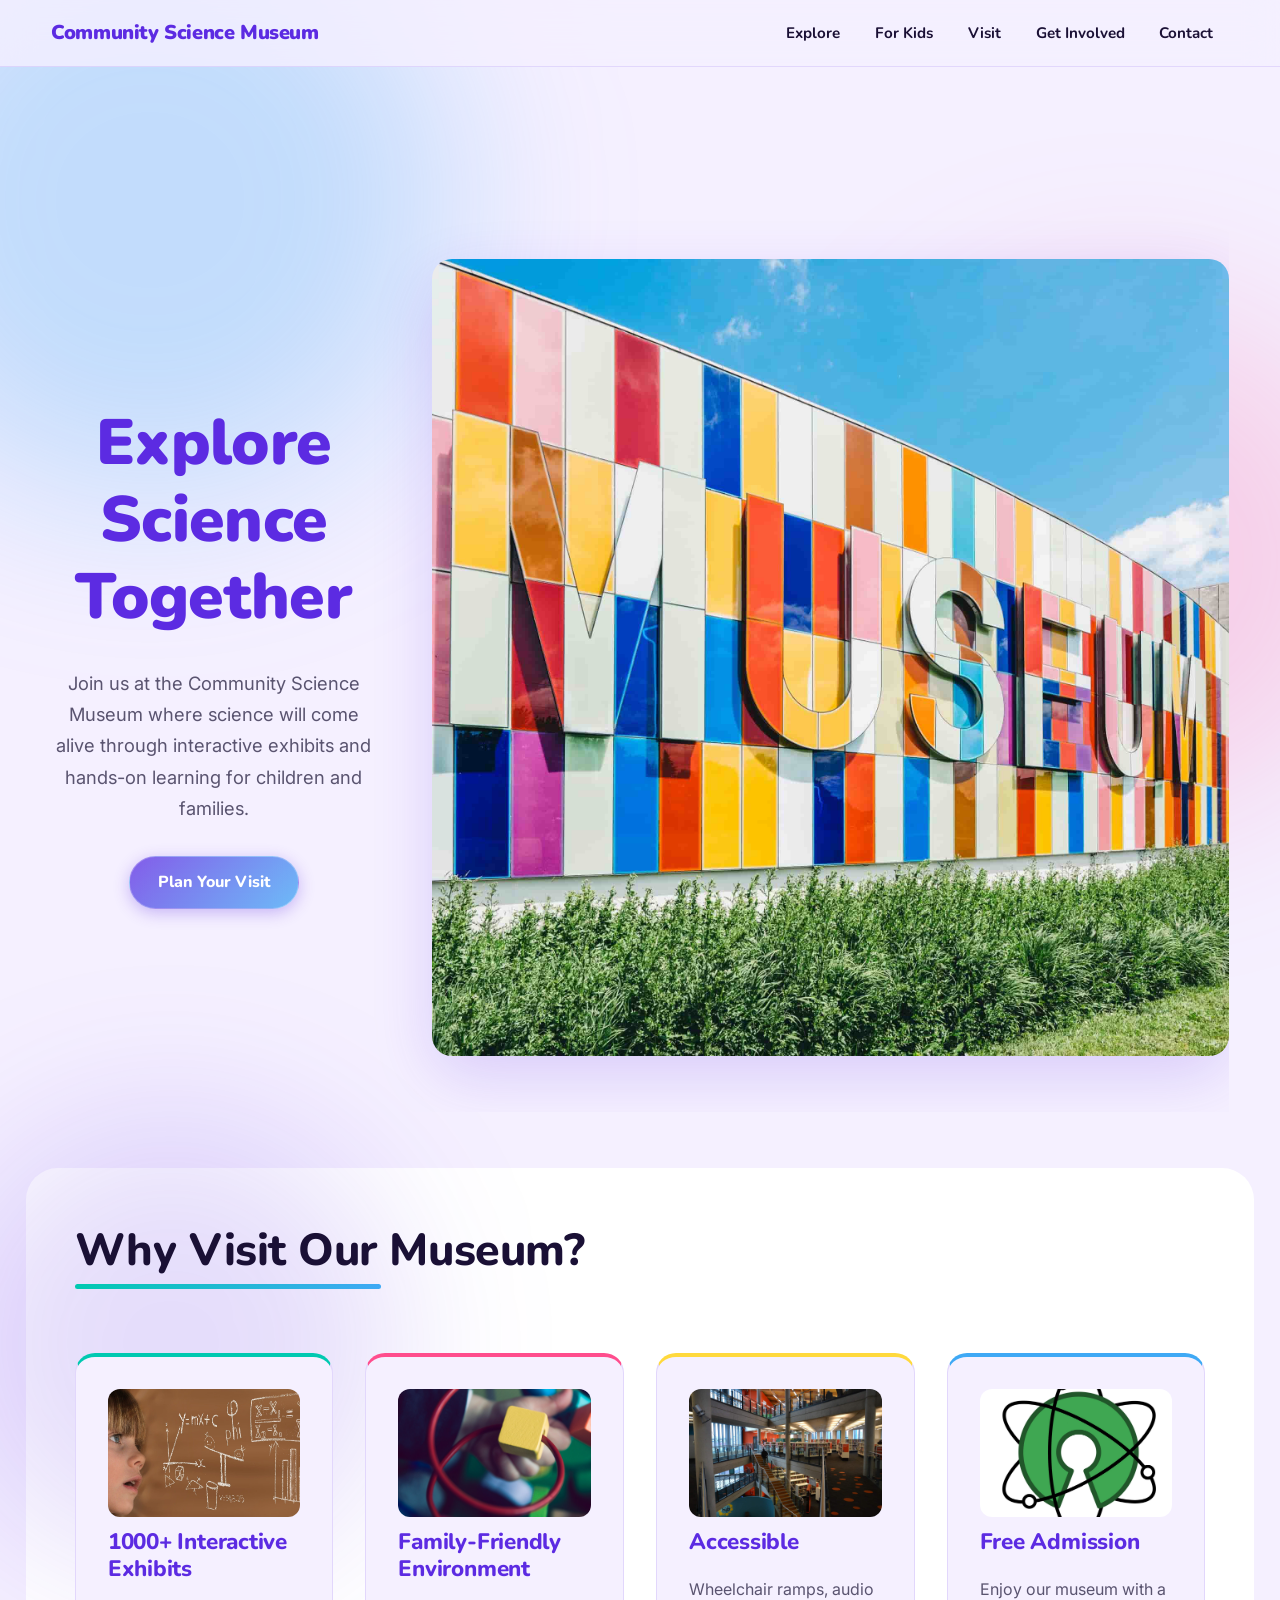
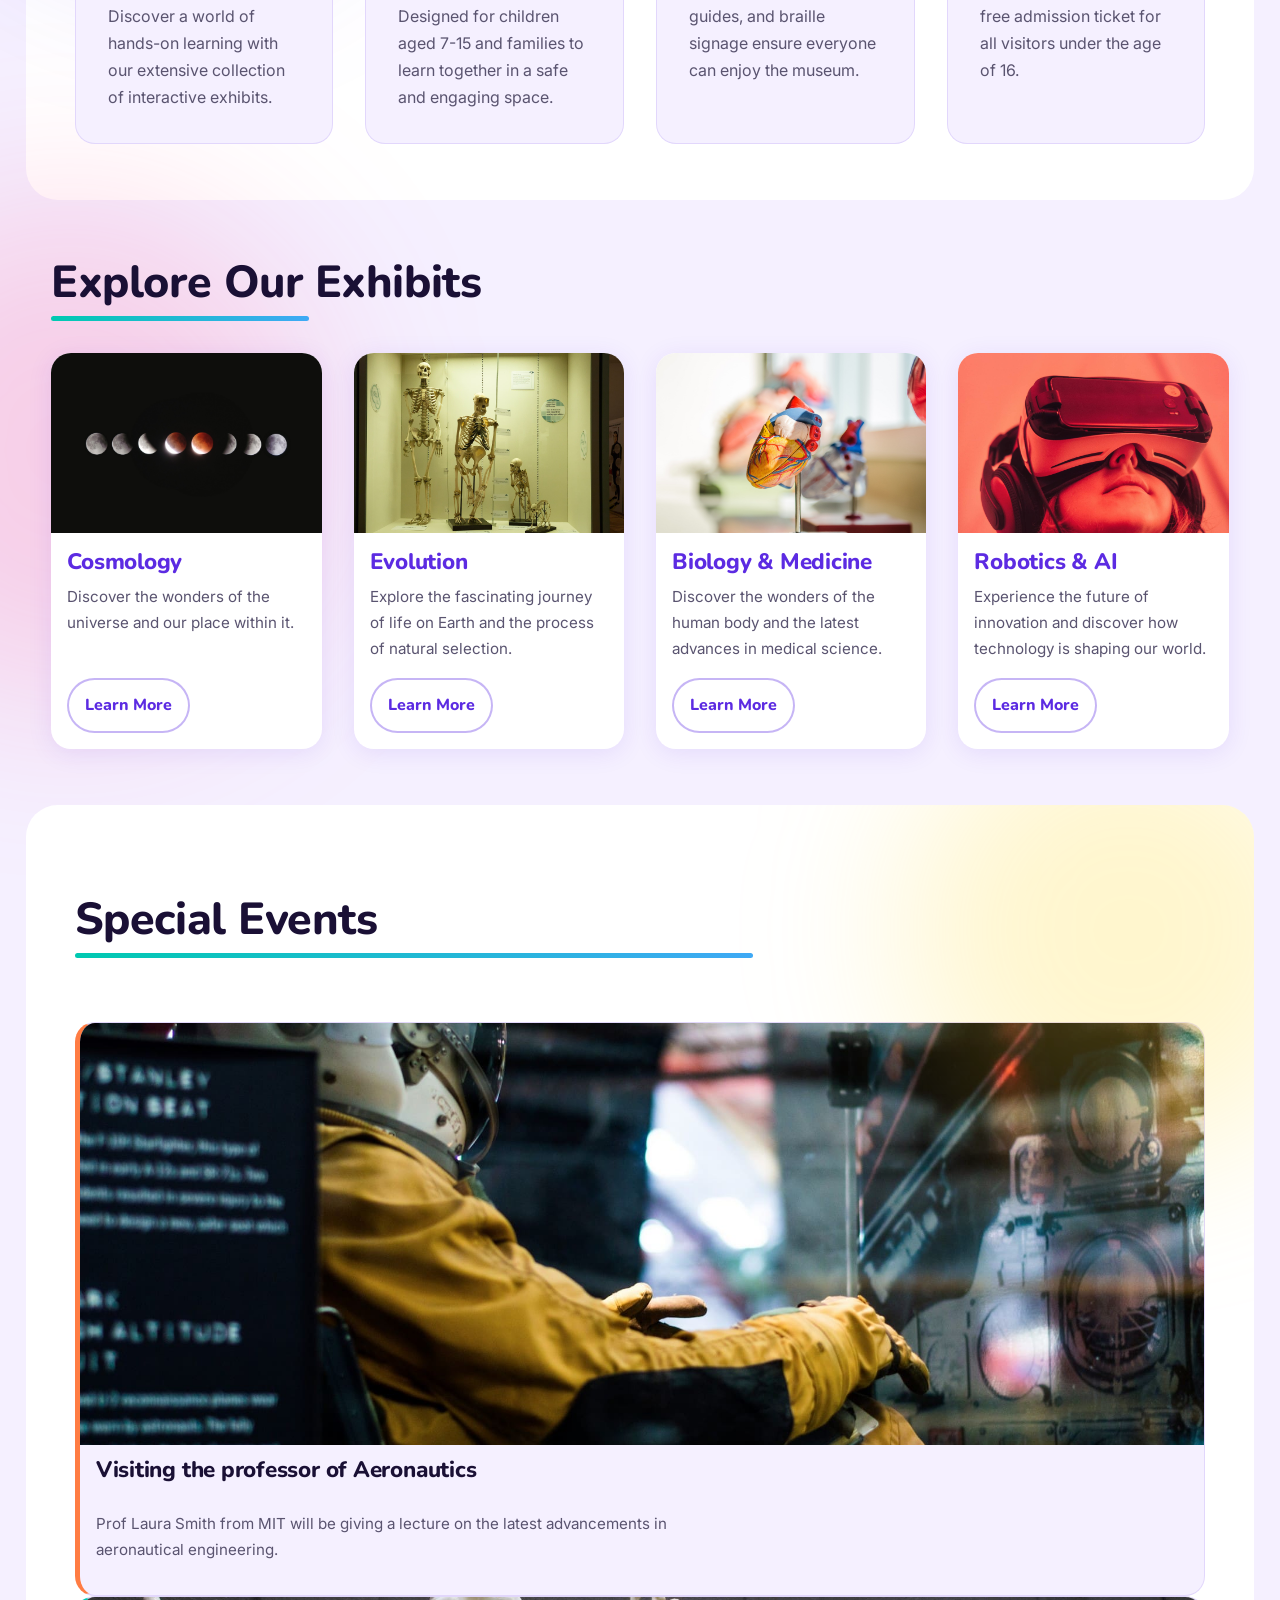
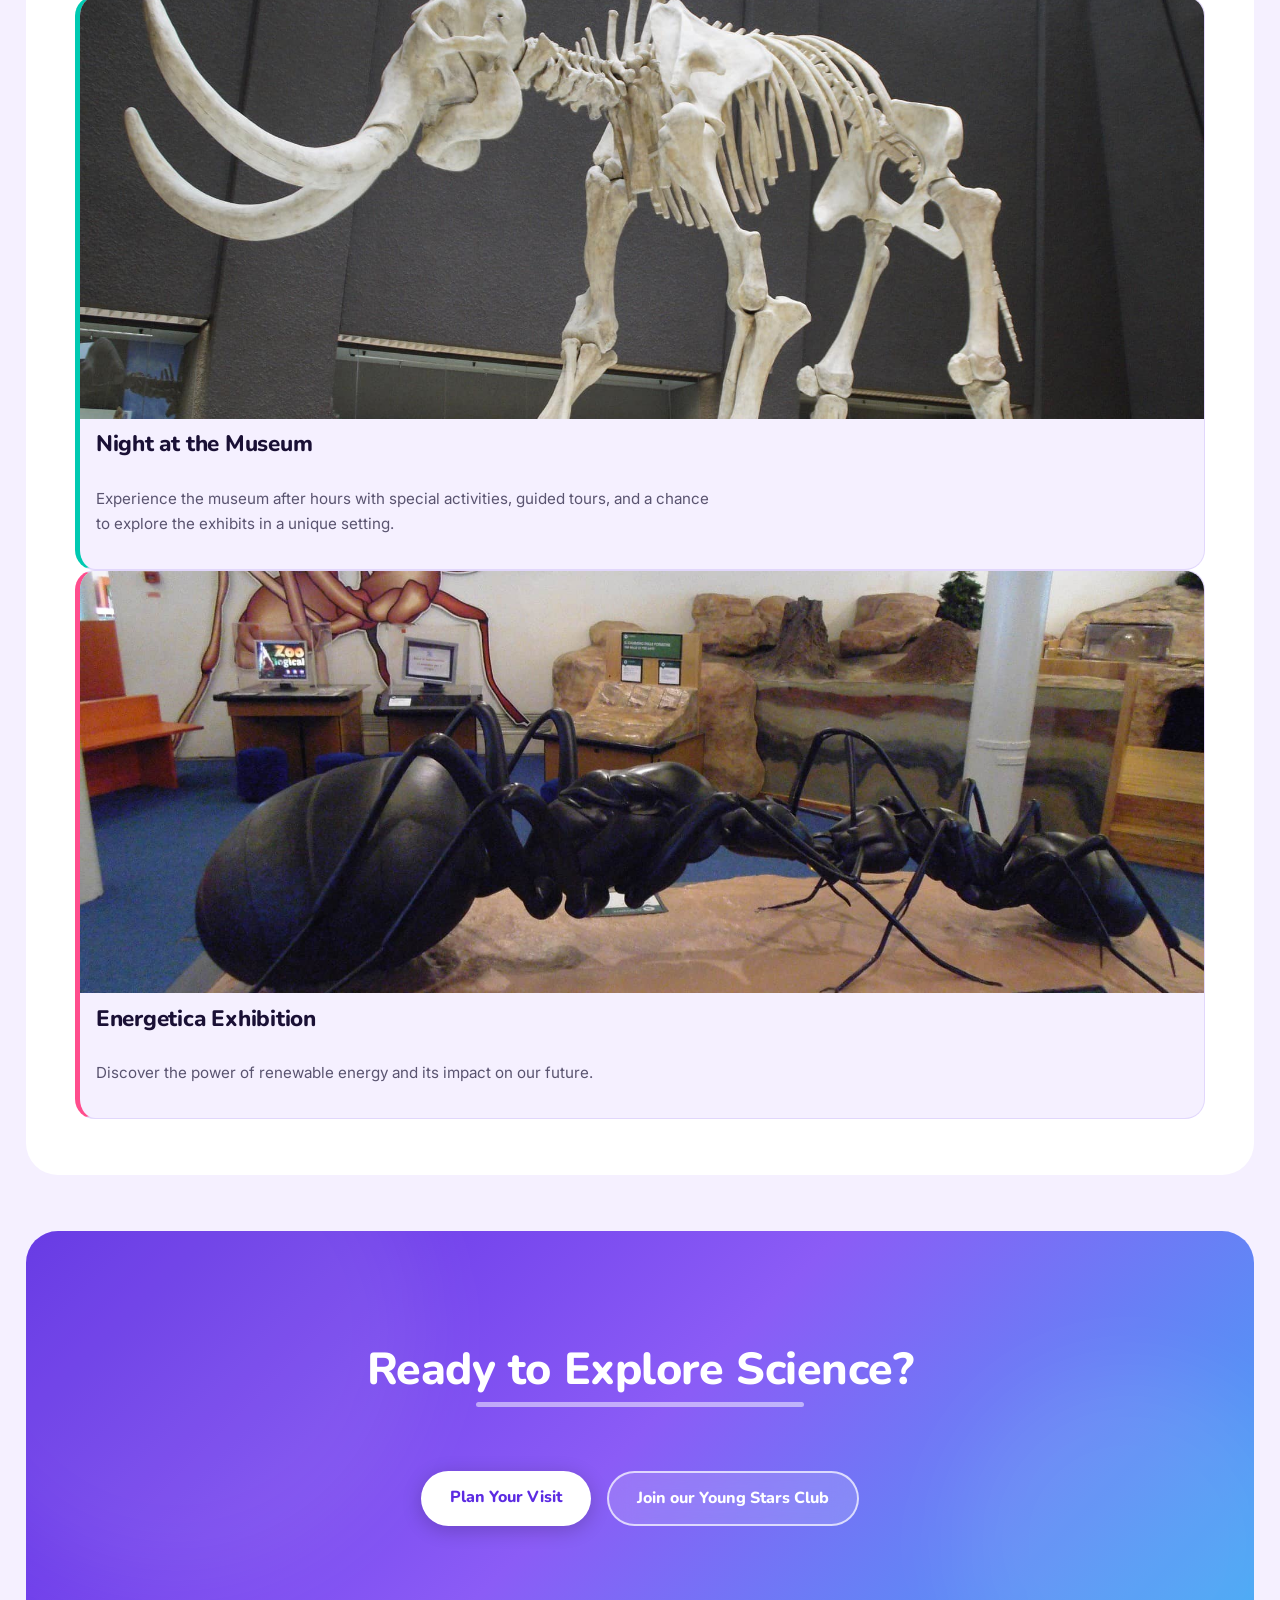
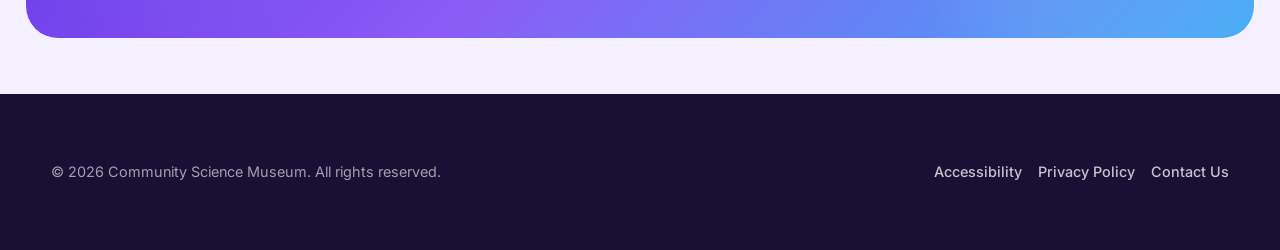
<file: index.html>
<!DOCTYPE html>
<html lang="en">
<head>
    <meta charset="UTF-8">
    <meta name="viewport" content="width=device-width, initial-scale=1.0">
    <title>Community Science Museum | Home</title>
    <meta name="description" content="Discover all of our interactive exhibits and explore science together at the Community Science Museum.">
    <link rel="stylesheet" href="stylesheet/stylesheet.css">
    <link rel="icon" type="image/png" href="images/favicon-32x32.png">
</head>
<body>

    <a href="#main" class="skip-link">Skip to main content</a>

    <header>
        <div class="container header">
            <a href="index.html" class="logo">Community Science Museum</a>
            <nav>
                <ul class="nav-list">
                    <li><a href="explore-exhibitions-page.html">Explore</a></li>
                    <li><a href="for-kids-page.html">For Kids</a></li>
                    <li><a href="visit-page.html">Visit</a></li>
                    <li><a href="get-involved-page.html">Get Involved</a></li>
                    <li><a href="contact-page.html">Contact</a></li>
                </ul>
            </nav>

            <a href="mobile-menu/mobile-menu-home.html" class="hamburger" aria-label="Open menu">
                <span></span>
                <span></span>
                <span></span>
            </a>

        </div>
    </header>

    <main id="main">

        <section class="hero">
            <div class="container hero">
                <div class="hero-text">
                    <h1>Explore Science Together</h1>
                    <p>Join us at the Community Science Museum where science will come alive through interactive exhibits and hands-on learning for children and families.</p>
                    <a href="visit-page.html" class="btn primary">Plan Your Visit</a>
                </div>

                <div class="hero-image">
                    <img src="images/scott-webb-102825.jpg" alt="Colourful exterior of the Community Science Museum">
                </div>
            </div>
        </section>

        <section class="features">
            <div class="container">
                <h2>Why Visit Our Museum?</h2>
                <div class="feature-grid">

                    <article class="feature-card">
                        <img src="images/learn-2405206_1920.jpg" alt="Child looking at chalkboard with science drawings">
                        <h3>1000+ Interactive Exhibits</h3>
                        <p>Discover a world of hands-on learning with our extensive collection of interactive exhibits.</p>
                    </article>

                    <article class="feature-card">
                        <img src="images/markus-spiske-197281.jpg" alt="Child playing with a maze toy">
                        <h3>Family-Friendly Environment</h3>
                        <p>Designed for children aged 7-15 and families to learn together in a safe and engaging space.</p>
                    </article>

                    <article class="feature-card">
                        <img src="images/library-1132573_1920.jpg" alt="Modern museum interior with interactive exhibits">
                        <h3>Accessible</h3>
                        <p>Wheelchair ramps, audio guides, and braille signage ensure everyone can enjoy the museum.</p>
                    </article>

                    <article class="feature-card">
                        <img src="images/open-science-735787.jpg" alt="Open science symbol">
                        <h3>Free Admission</h3>
                        <p>Enjoy our museum with a free admission ticket for all visitors under the age of 16.</p>
                    </article>

                </div>
            </div>
        </section>

        <section class="exhibitions">
            <div class="container">
                <h2>Explore Our Exhibits</h2>
                <div class="exhibition-grid">

                    <article class="exhibition-card">
                        <img src="images/celso-405219.jpg" alt="Sequence of a lunar eclipse">
                        <h3>Cosmology</h3>
                        <p>Discover the wonders of the universe and our place within it.</p>
                        <a href="explore-exhibitions-page.html" class="btn btn-secondary">Learn More</a>
                    </article>

                    <article class="exhibition-card">
                        <img src="images/skeleton-414543_1920.jpg" alt="Skeleton displayed side by side">
                        <h3>Evolution</h3>
                        <p>Explore the fascinating journey of life on Earth and the process of natural selection.</p>
                        <a href="explore-exhibitions-page.html" class="btn btn-secondary">Learn More</a>
                    </article>

                    <article class="exhibition-card">
                        <img src="images/heart-2607178_1920.jpg" alt="Anatomical heart model">
                        <h3>Biology & Medicine</h3>
                        <p>Discover the wonders of the human body and the latest advances in medical science.</p>
                        <a href="explore-exhibitions-page.html" class="btn btn-secondary">Learn More</a>
                    </article>

                    <article class="exhibition-card">
                        <img src="images/samuel-zeller-158996.jpg" alt="Person using a VR headset in a technology exhibit">
                        <h3>Robotics & AI</h3>
                        <p>Experience the future of innovation and discover how technology is shaping our world.</p>
                        <a href="explore-exhibitions-page.html" class="btn btn-secondary">Learn More</a>
                    </article>

                </div>
            </div>
        </section>

        <section class="events">
            <div class="container">
                <h2>Special Events</h2>
                <div class="event-grid">

                     <article class="event-card">
                        <img src="images/andrew-ruiz-348421.jpg" alt="Pressure suit displayed in a museum">
                        <h3>Visiting the professor of Aeronautics</h3>
                        <p>Prof Laura Smith from MIT will be giving a lecture on the latest advancements in aeronautical engineering.</p>
                    </article>

                    <article class="event-card">
                        <img src="images/mammoth-1257288_1920.jpg" alt="Large mammoth skeleton in a museum hall">
                        <h3>Night at the Museum</h3>
                        <p>Experience the museum after hours with special activities, guided tours, and a chance to explore the exhibits in a unique setting.</p>
                    </article>

                    <article class="event-card">
                        <img src="images/genoa-956405_1920.jpg" alt="Large ant model displayed in a museum">
                        <h3>Energetica Exhibition</h3>
                        <p>Discover the power of renewable energy and its impact on our future.</p>
                    </article>

                </div>
            </div>
        </section>

        <section class="cta-banner">
            <div class="container">
                <h2>Ready to Explore Science?</h2>
                <div class="cta-buttons">
                    <a href="visit-page.html" class="btn primary">Plan Your Visit</a>
                    <a href="for-kids-page.html" class="btn btn-secondary">Join our Young Stars Club</a>
                </div>
            </div>
        </section>

    </main>

    <footer>
        <div class="container-footer">
            <p>&copy; 2026 Community Science Museum. All rights reserved.</p>
            <nav>
                <ul class="footer-nav">
                    <li><a href="coming-soon.html">Accessibility</a></li>
                    <li><a href="coming-soon.html">Privacy Policy</a></li>
                    <li><a href="contact-page.html">Contact Us</a></li>
                </ul>
            </nav>
        </div>
    </footer>
</body>
</html>
</file>
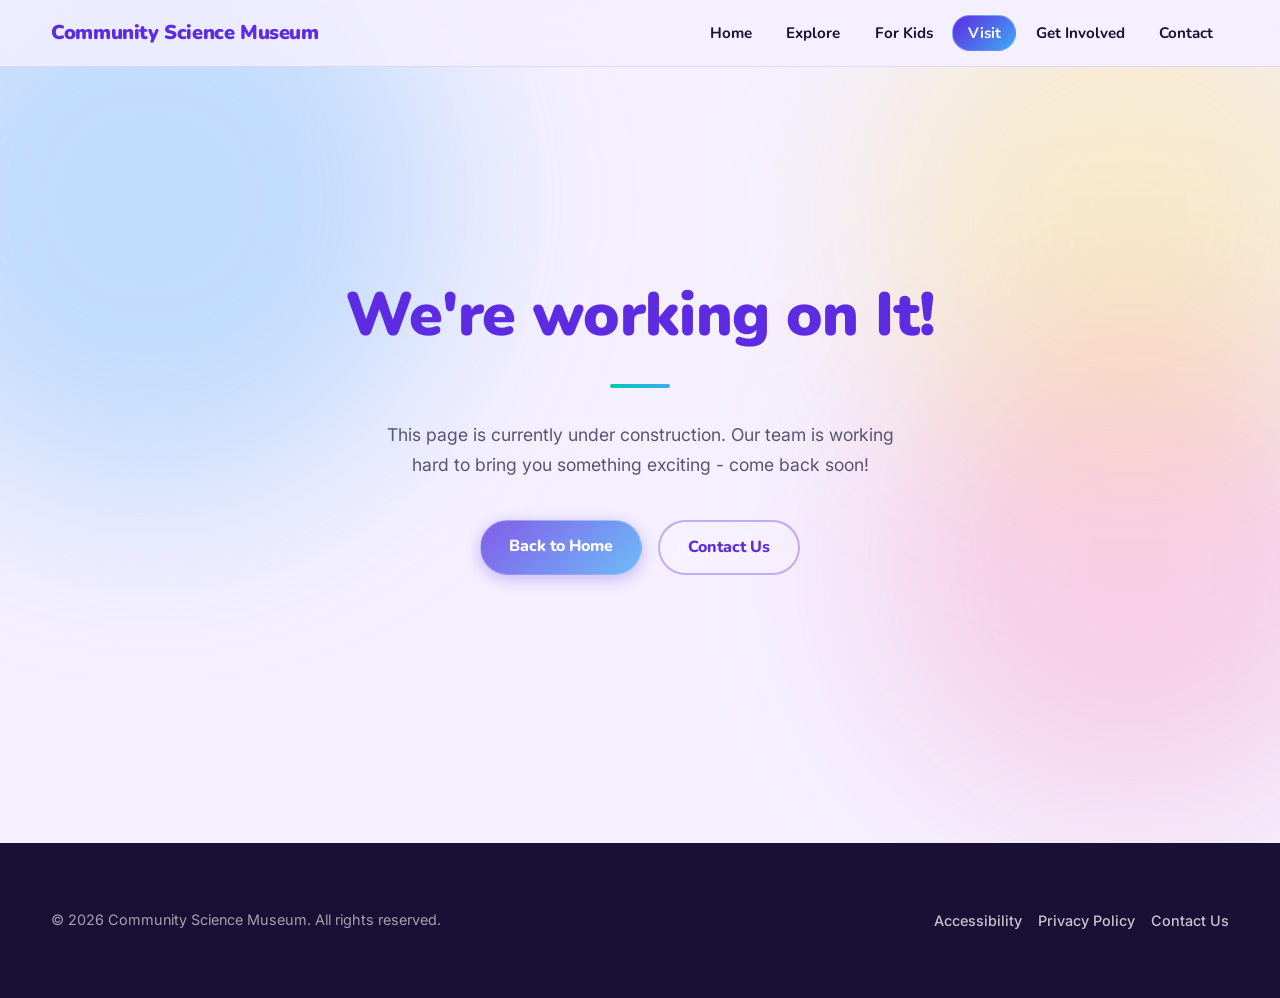
<file: coming-soon.html>
<!DOCTYPE html>
<html lang="en">
<head>
    <meta charset="UTF-8">
    <meta name="viewport" content="width=device-width, initial-scale=1.0">
    <title>Coming Soon | Community Science Museum</title>
    <meta name="description" content="This page is coming soon. Stay tuned for updates.">
    <link rel="stylesheet" href="stylesheet/stylesheet.css">
     <link rel="icon" type="image/png" href="images/favicon-32x32.png">
</head>

<body>

     <a href="#main" class="skip-link">Skip to main content</a>

     <header>
        <div class="container header">
            <a href="index.html" class="logo">Community Science Museum</a>
            <nav>
                <ul class="nav-list">
                    <li><a href="index.html">Home</a></li>
                    <li><a href="explore-exhibitions-page.html">Explore</a></li>
                    <li><a href="for-kids-page.html">For Kids</a></li>
                    <li><a href="visit-page.html" class="active">Visit</a></li>
                    <li><a href="get-involved-page.html">Get Involved</a></li>
                    <li><a href="contact-page.html">Contact</a></li>
                </ul>
            </nav>

            <a href="mobile-menu/mobile-menu-visit.html" class="hamburger" aria-label="Open menu">
                <span></span>
                <span></span>
                <span></span>
            </a>

        </div>
    </header>

    <main id="main">

        <section class="coming-soon-section">
            <div class="coming-soon-content">

                <h1>We're working on It!</h1>

                <div class="coming-soon-divider"></div>

                <p>This page is currently under construction. Our team is working hard to bring you something exciting - come back soon!</p>

                <div class="coming-soon-buttons">
                    <a href="index.html" class="btn primary">Back to Home</a>
                    <a href="contact-page.html" class="btn btn-secondary">Contact Us</a>
                </div>

            </div>
        </section>
    </main>

    <footer>
        <div class="container-footer">
            <p>&copy; 2026 Community Science Museum. All rights reserved.</p>
            <nav>
                <ul class="footer-nav">
                    <li><a href="visit-page.html">Accessibility</a></li>
                    <li><a href="#">Privacy Policy</a></li>
                    <li><a href="contact-page.html">Contact Us</a></li>
                </ul>
            </nav>
        </div>
    </footer>

</body>
</html>
</file>
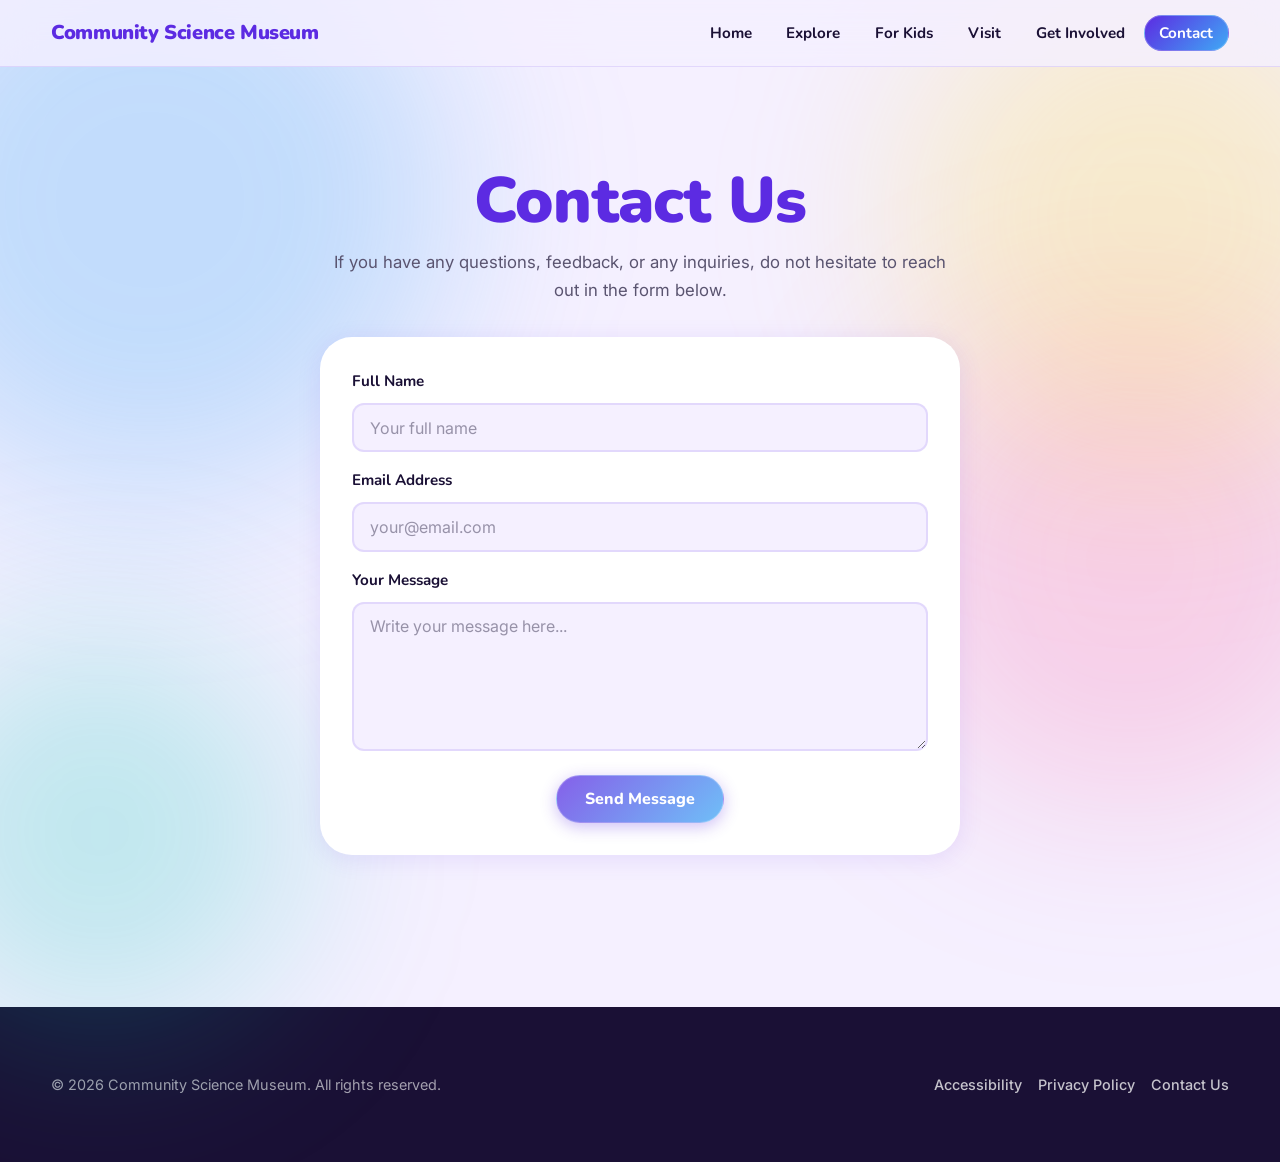
<file: contact-page.html>
<!DOCTYPE html>
<html lang="en">
<head>
    <meta charset="UTF-8">
    <meta name="viewport" content="width=device-width, initial-scale=1.0">
    <title>Contact Us | Community Science Museum</title>
    <meta name="description" content="Send us your questions, feedback, or any inquiries through our contact form.">
    <link rel="stylesheet" href="stylesheet/stylesheet.css">
     <link rel="icon" type="image/png" href="images/favicon-32x32.png">
</head>

<body>

    <a href="#main" class="skip-link">Skip to main content</a>

    <header>
        <div class="container header">
            <a href="index.html" class="logo">Community Science Museum</a>
            <nav>
                <ul class="nav-list">
                    <li><a href="index.html">Home</a></li>
                    <li><a href="explore-exhibitions-page.html">Explore</a></li>
                    <li><a href="for-kids-page.html">For Kids</a></li>
                    <li><a href="visit-page.html">Visit</a></li>
                    <li><a href="get-involved-page.html">Get Involved</a></li>
                    <li><a href="contact-page.html" class="active">Contact</a></li>
                </ul>
            </nav>

            <a href="mobile-menu/mobile-menu-contact.html" class="hamburger" aria-label="Open menu">
                <span></span>
                <span></span>
                <span></span>
            </a>

        </div>
    </header>

    <main id="main">

    <div id="success" class="success-message">
        <p>Thank you for reaching out! We will get back to you as soon as possible.</p>
    </div>

    <section class="contact-section">
        <div class="container">
            <h1>Contact Us</h1>
            <p>If you have any questions, feedback, or any inquiries, do not hesitate to reach out in the form below.</p>

            <form action="contact-page.html#success" method="get" class="contact-form">

                <label for="name">Full Name</label>
                <input type="text" id="name" name="name" placeholder="Your full name" required>

                <label for="email">Email Address</label>
                <input type="email" id="email" name="email" placeholder="your@email.com" required>

                <label for="user-message">Your Message</label>
                <textarea id="user-message" name="message" rows="6" placeholder="Write your message here..." required></textarea>

                <button type="submit" class="btn primary">Send Message</button>
            </form>
        </div>
    </section>

    </main>

    <footer>
        <div class="container-footer">
            <p>&copy; 2026 Community Science Museum. All rights reserved.</p>
            <nav>
                <ul class="footer-nav">
                    <li><a href="coming-soon.html">Accessibility</a></li>
                    <li><a href="coming-soon.html">Privacy Policy</a></li>
                    <li><a href="contact-page.html">Contact Us</a></li>
                </ul>
            </nav>
        </div>
    </footer>
</body>
</html>
</file>
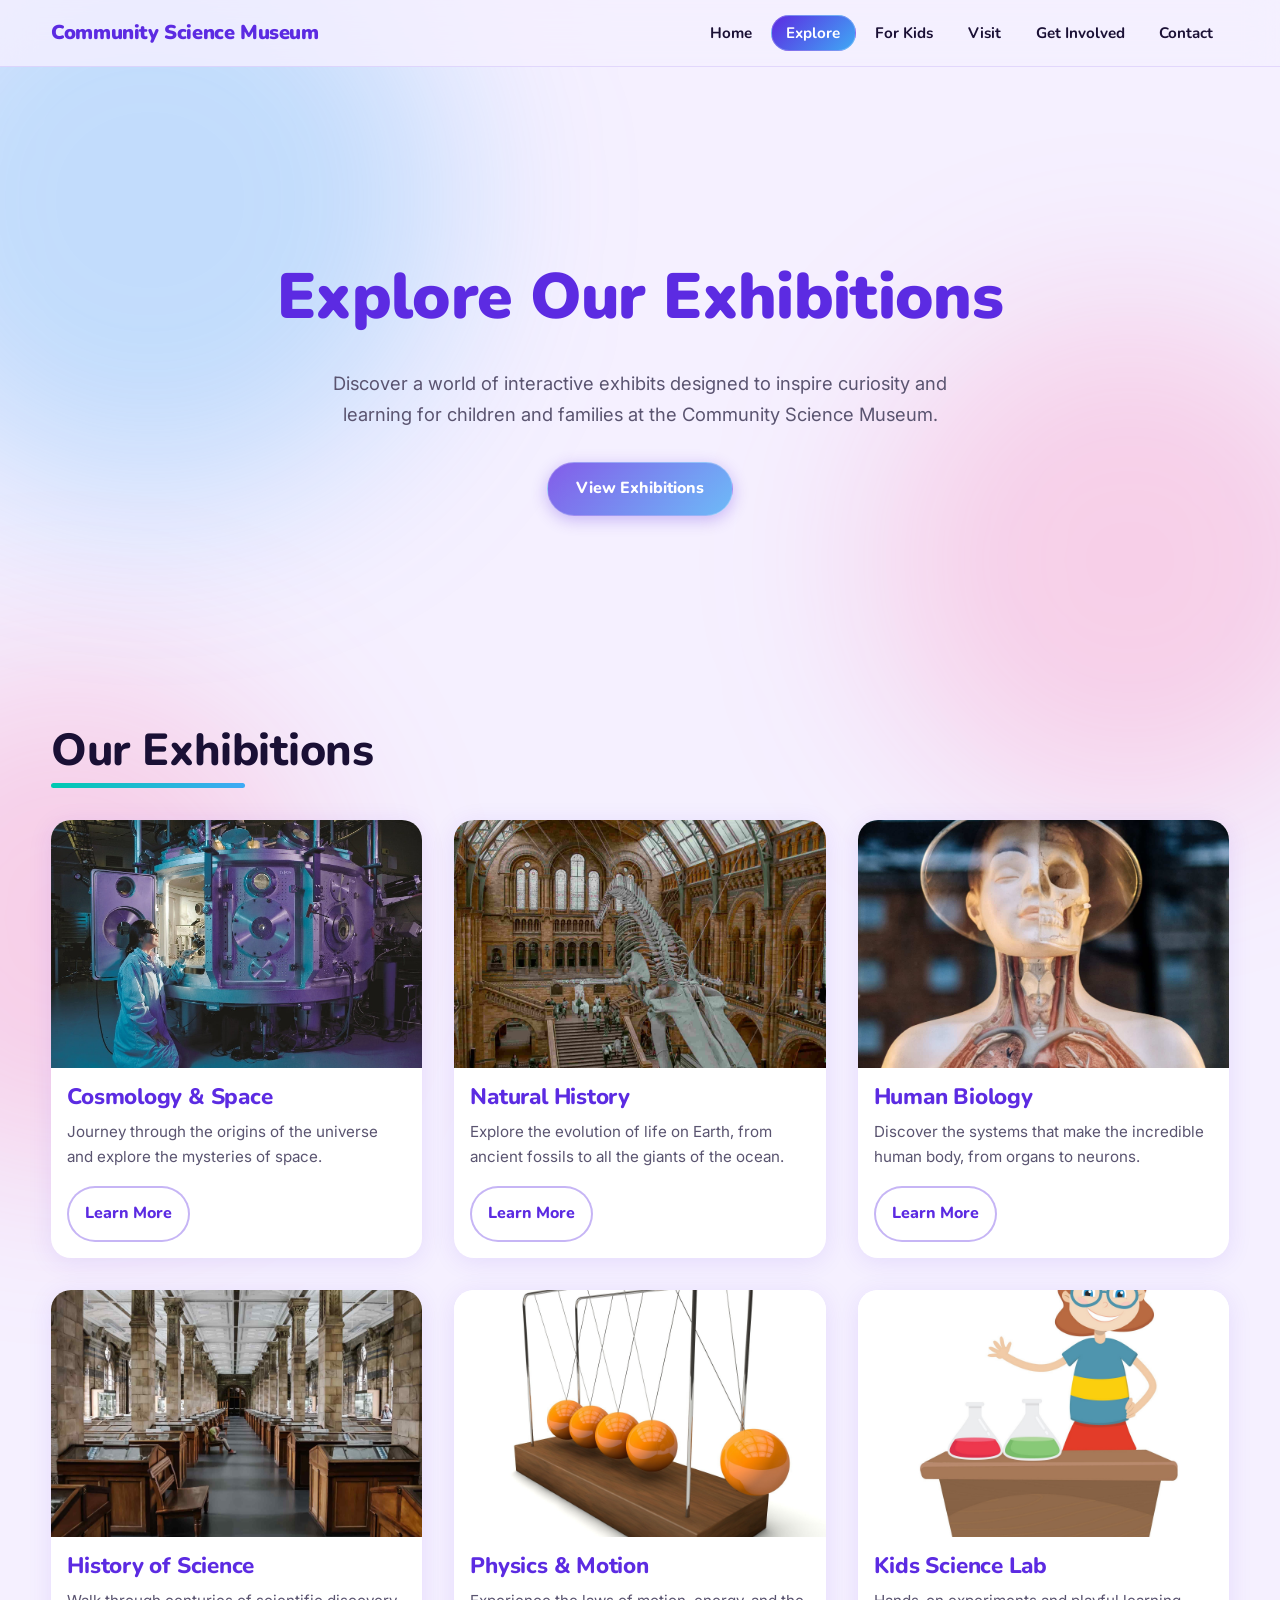
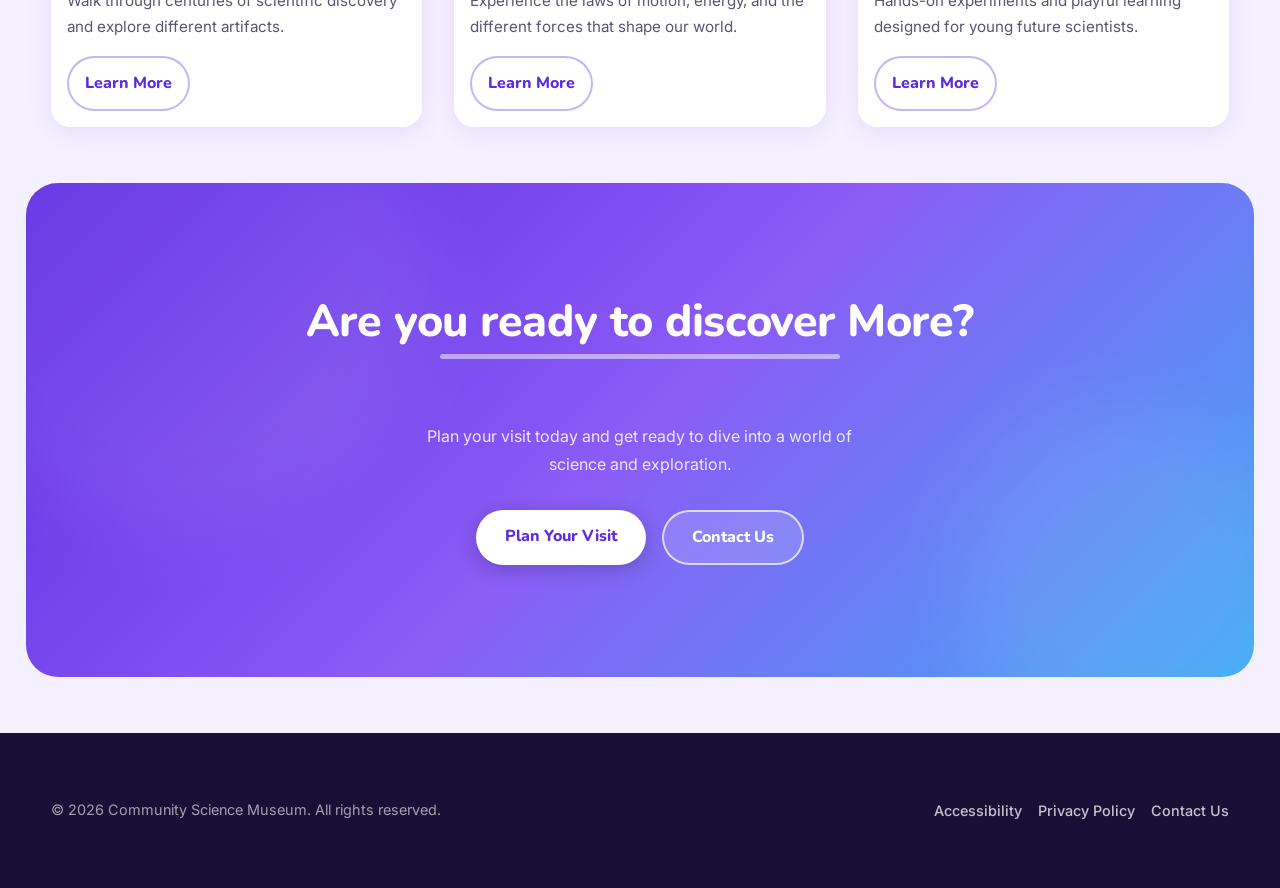
<file: explore-exhibitions-page.html>
<!DOCTYPE html>
<html lang="en">
<head>
    <meta charset="UTF-8">
    <meta name="viewport" content="width=device-width, initial-scale=1.0">
    <title>Explore Exhibitions | Community Science Museum</title>
    <meta name="description" content="Explore our wide range of interactive exhibits at the Community Science Museum, designed to inspire curiosity and learning for children and families.">
    <link rel="stylesheet" href="stylesheet/stylesheet.css">
     <link rel="icon" type="image/png" href="images/favicon-32x32.png">
</head>

<body>

     <a href="#main" class="skip-link">Skip to main content</a>

    <header>
        <div class="container header">
            <a href="index.html" class="logo">Community Science Museum</a>
            <nav>
                <ul class="nav-list">
                    <li><a href="index.html">Home</a></li>
                    <li><a href="explore-exhibitions-page.html" class="active">Explore</a></li>
                    <li><a href="for-kids-page.html">For Kids</a></li>
                    <li><a href="visit-page.html">Visit</a></li>
                    <li><a href="get-involved-page.html">Get Involved</a></li>
                    <li><a href="contact-page.html">Contact</a></li>
                </ul>
            </nav>

            <a href="mobile-menu/mobile-menu-explore.html" class="hamburger" aria-label="Open menu">
                <span></span>
                <span></span>
                <span></span>
            </a>

        </div>
    </header>

    <main id="main">

    <section class="hero">
        <div class="container hero-text">
            <h1>Explore Our Exhibitions</h1>
            <p>Discover a world of interactive exhibits designed to inspire curiosity and learning for children and families at the Community Science Museum.</p>
            <a href="#exhibitions" class="btn primary">View Exhibitions</a>
        </div>
    </section>

    <section id="exhibitions" class="exhibitions exhibitions-page">
        <div class="container">
            <h2>Our Exhibitions</h2>

            <div class="exhibition-grid">

                <article class="exhibition-card">
                    <img src="images/scientific-2040795_1280.jpg" alt="Scientist working with advanced equipment">
                    <h3>Cosmology & Space</h3>
                    <p>Journey through the origins of the universe and explore the mysteries of space.</p>
                    <a href="coming-soon.html" class="btn btn-secondary">Learn More</a>
                </article>

                <article class="exhibition-card">
                    <img src="images/toa-heftiba-412579.jpg" alt="Animal skeleton in museum hall">
                    <h3>Natural History</h3>
                    <p>Explore the evolution of life on Earth, from ancient fossils to all the giants of the ocean.</p>
                    <a href="coming-soon.html" class="btn btn-secondary">Learn More</a>
                </article>

                <article class="exhibition-card">
                    <img src="images/samuel-zeller-113381.jpg" alt="Human anatomy model">
                    <h3>Human Biology</h3>
                    <p>Discover the systems that make the incredible human body, from organs to neurons.</p>
                    <a href="coming-soon.html" class="btn btn-secondary">Learn More</a>
                </article>

                <article class="exhibition-card">
                    <img src="images/mavis-cw-164128.jpg" alt="Historic museum hall">
                    <h3>History of Science</h3>
                    <p>Walk through centuries of scientific discovery and explore different artifacts.</p>
                    <a href="coming-soon.html" class="btn btn-secondary">Learn More</a>
                </article>

                <article class="exhibition-card">
                    <img src="images/ball-1010907_1920.jpg" alt="Newton's cradle demonstrating physics principles">
                    <h3>Physics & Motion</h3>
                    <p>Experience the laws of motion, energy, and the different forces that shape our world.</p>
                    <a href="coming-soon.html" class="btn btn-secondary">Learn More</a>
                </article>

                <article class="exhibition-card">
                    <img src="images/teacher-2816112.jpg" alt="Cartoon teacher doing science">
                    <h3>Kids Science Lab</h3>
                    <p>Hands-on experiments and playful learning designed for young future scientists.</p>
                    <a href="coming-soon.html" class="btn btn-secondary">Learn More</a>
                </article>

            </div>
        </div>
    </section>

    <section class="cta-banner">
        <div class="container">
            <h2>Are you ready to discover More?</h2>
            <p>Plan your visit today and get ready to dive into a world of science and exploration.</p>
            <div class="cta-buttons">
                <a href="visit-page.html" class="btn primary">Plan Your Visit</a>
                <a href="contact-page.html" class="btn btn-secondary">Contact Us</a>
            </div>
        </div>
    </section>

    </main>

    <footer>
        <div class="container-footer">
            <p>&copy; 2026 Community Science Museum. All rights reserved.</p>
            <nav>
                <ul class="footer-nav">
                    <li><a href="coming-soon.html">Accessibility</a></li>
                    <li><a href="coming-soon.html">Privacy Policy</a></li>
                    <li><a href="contact-page.html">Contact Us</a></li>
                </ul>
            </nav>
        </div>
    </footer>
</body>
</html>
</file>
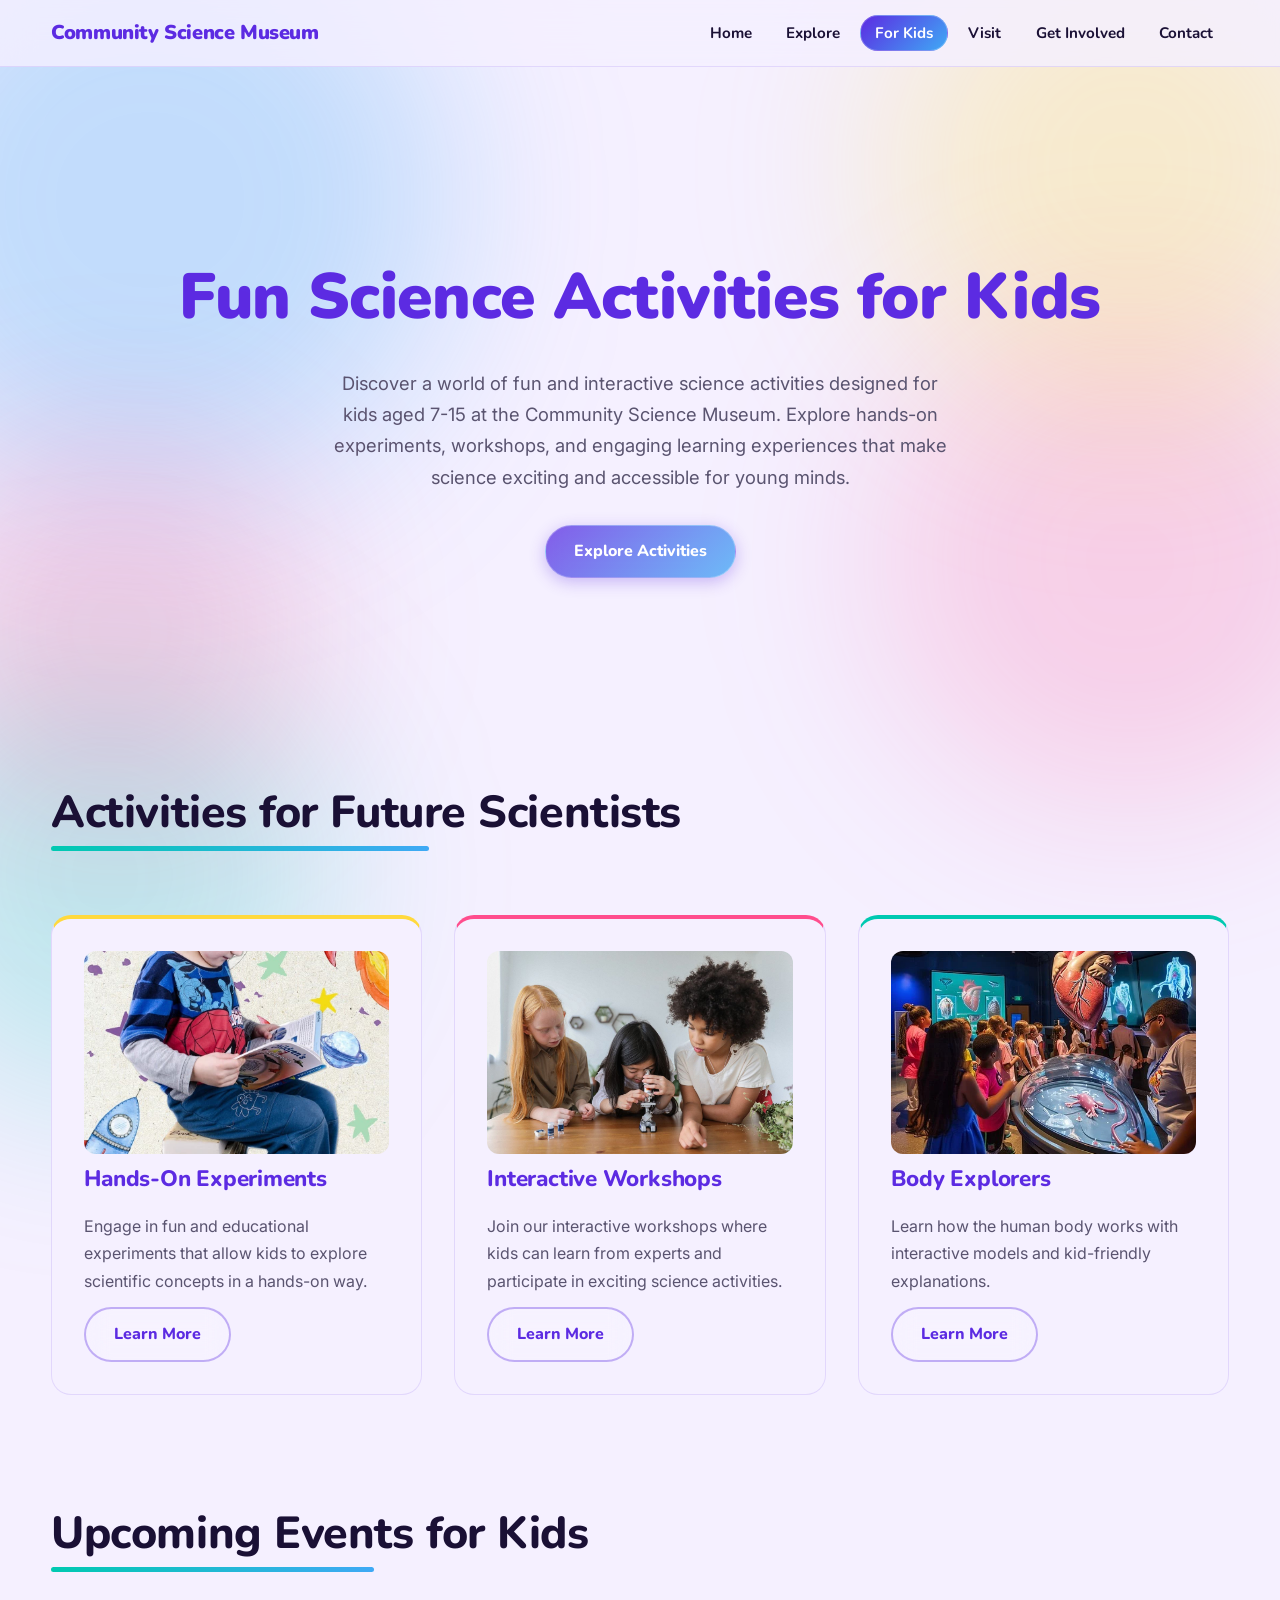
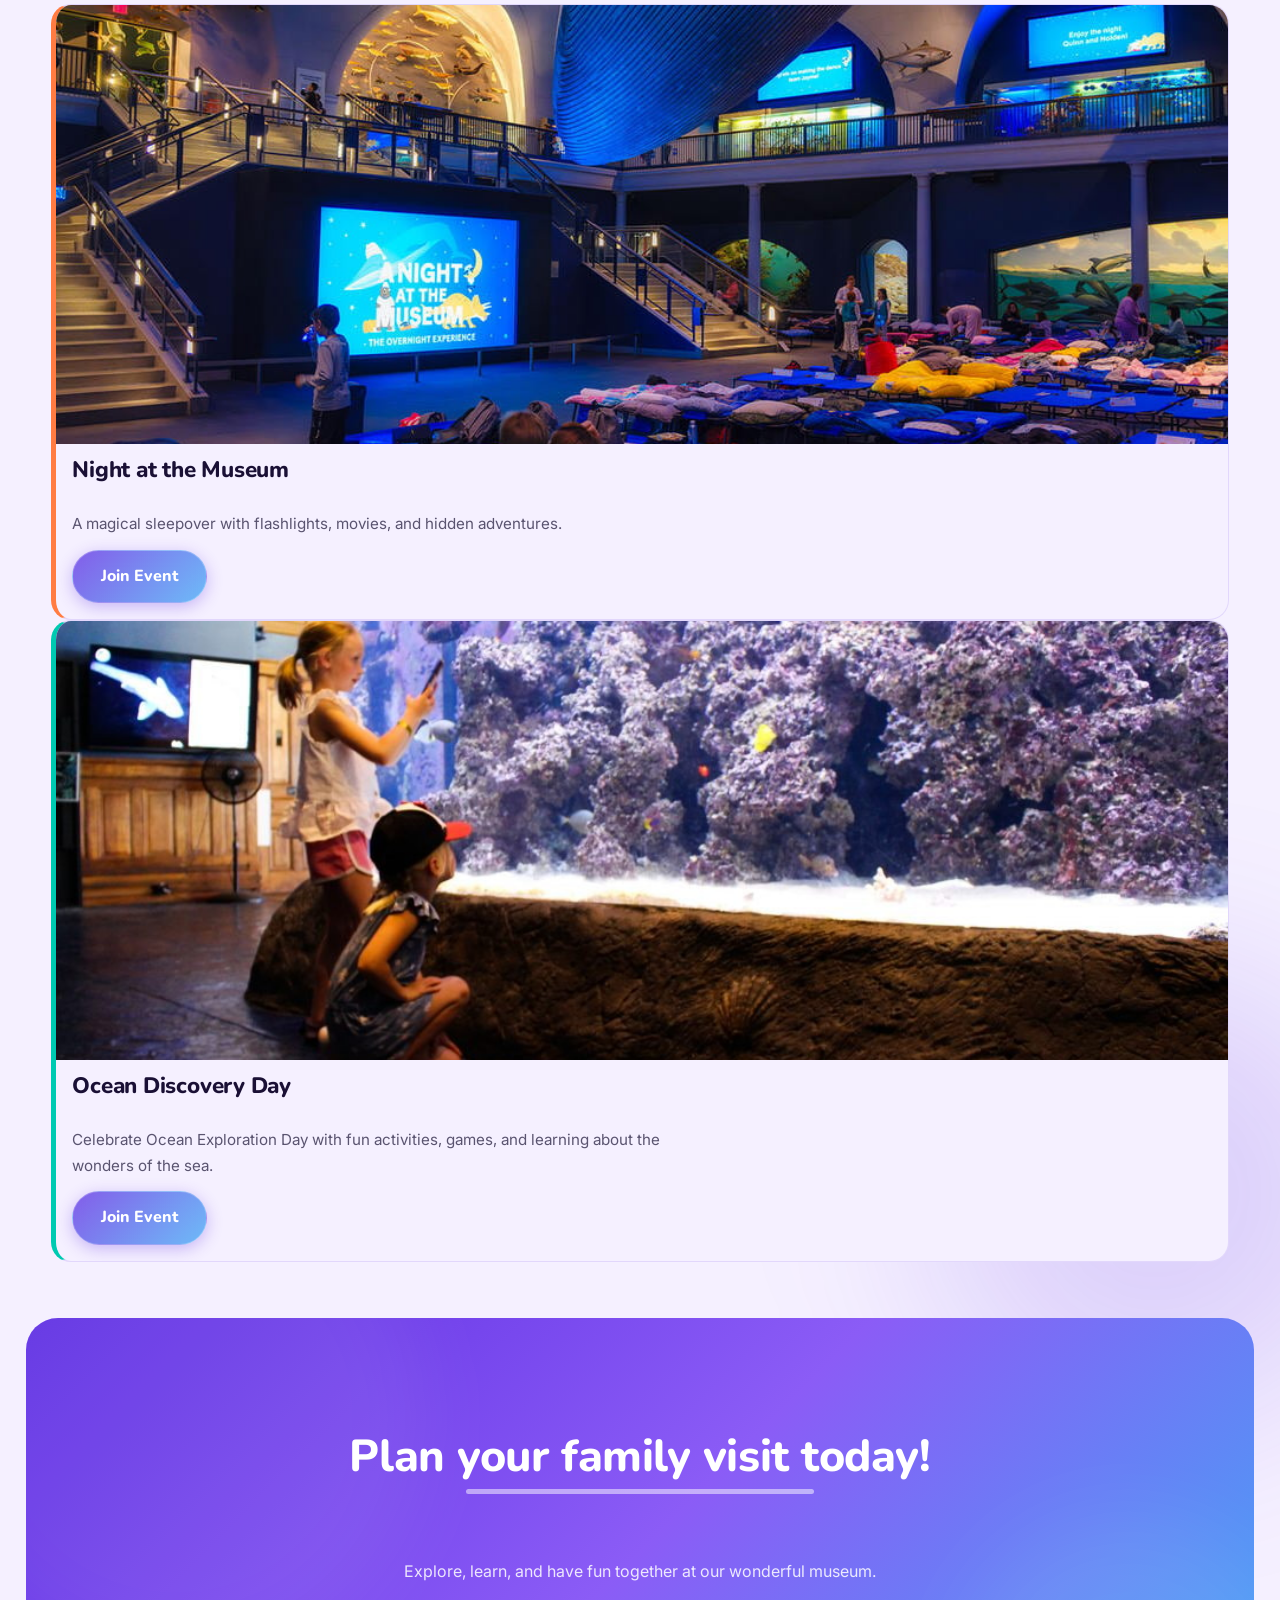
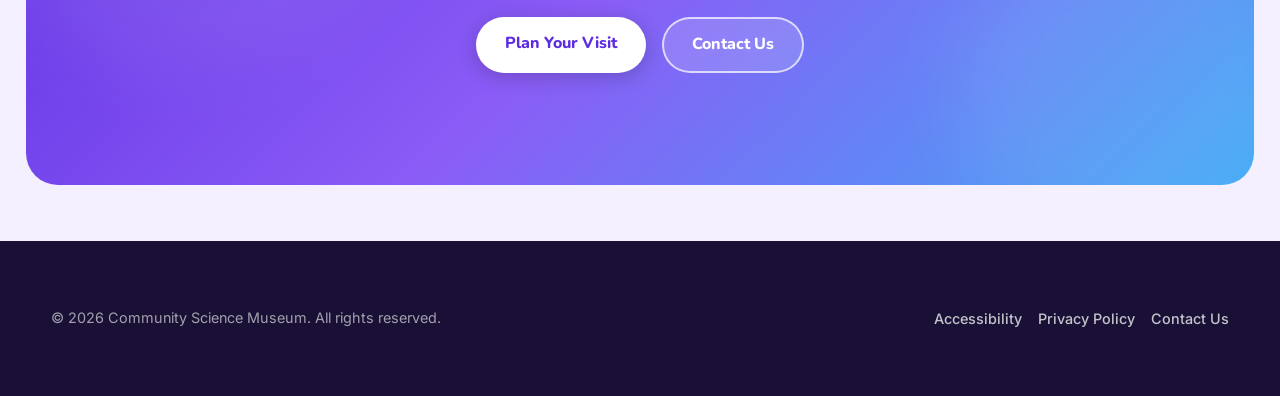
<file: for-kids-page.html>
<!DOCTYPE html>
<html lang="en">
<head>
    <meta charset="UTF-8">
    <meta name="viewport" content="width=device-width, initial-scale=1.0">
    <title>For Kids | Community Science Museum</title>
    <meta name="description" content="Fun, interactive science activities for kids aged 7-15. Explore our hands-on experiments, workshops and fun learning at our museum.">
    <link rel="stylesheet" href="stylesheet/stylesheet.css">
     <link rel="icon" type="image/png" href="images/favicon-32x32.png">
</head>

<body>

    <a href="#main" class="skip-link">Skip to main content</a>

    <header>
        <div class="container header">
            <a href="index.html" class="logo">Community Science Museum</a>
            <nav>
                <ul class="nav-list">
                    <li><a href="index.html">Home</a></li>
                    <li><a href="explore-exhibitions-page.html">Explore</a></li>
                    <li><a href="for-kids-page.html" class="active">For Kids</a></li>
                    <li><a href="visit-page.html">Visit</a></li>
                    <li><a href="get-involved-page.html">Get Involved</a></li>
                    <li><a href="contact-page.html">Contact</a></li>
                </ul>
            </nav>

            <a href="mobile-menu/mobile-menu-kids.html" class="hamburger" aria-label="Open menu">
                <span></span>
                <span></span>
                <span></span>
            </a>

        </div>
    </header>

    <main id="main">

    <section class="hero kids-hero">
        <div class="container hero-text">
            <h1>Fun Science Activities for Kids</h1>
            <p>Discover a world of fun and interactive science activities designed for kids aged 7-15 at the Community Science Museum. Explore hands-on experiments, workshops, and engaging learning experiences that make science exciting and accessible for young minds.</p>
            <a href="#kids-activities" class="btn primary">Explore Activities</a>
        </div>
    </section>

    <section id="kids-activities" class="kids-section">
        <div class="container">
            <h2>Activities for Future Scientists</h2>

            <div class="feature-grid"> 

                <article class="feature-card">
                    <img src="images/reading-2762010_1280.jpg" alt="Child reading a science book">
                    <h3>Hands-On Experiments</h3>
                    <p>Engage in fun and educational experiments that allow kids to explore scientific concepts in a hands-on way.</p>
                    <a href="coming-soon.html" class="btn btn-secondary">Learn More</a>
                </article>

                <article class="feature-card">
                    <img src="images/GirlScience_HERO_pexels-monstera-5063442.jpg" alt="Children participating in a science workshop">
                    <h3>Interactive Workshops</h3>
                    <p>Join our interactive workshops where kids can learn from experts and participate in exciting science activities.</p>
                    <a href="coming-soon.html" class="btn btn-secondary">Learn More</a>
                </article>

                <article class="feature-card">
                    <img src="images/interactive-anatomy-display-stockcake.jpg" alt="Kids playing with interactive anatomy display">
                    <h3>Body Explorers</h3>
                    <p>Learn how the human body works with interactive models and kid-friendly explanations.</p>
                    <a href="coming-soon.html" class="btn btn-secondary">Learn More</a>
                </article>

            </div>
        </div>
    </section>

    <section class="kids-events">
        <div class="container">
            <h2>Upcoming Events for Kids</h2>

            <div class="event-grid">

                <article class="event-card">
                    <img src="images/sleepover-milstein-1400-1050_full_990.jpg" alt="Children and families participating in a sleepover at a museum">
                    <h3>Night at the Museum</h3>
                    <p>A magical sleepover with flashlights, movies, and hidden adventures.</p>
                    <a href="coming-soon.html" class="btn primary">Join Event</a>
                </article>

                <article class="event-card">
                    <img src="images/Museum_1-16-1024x683.jpg" alt="Children looking at a big aquarium exhibit">
                    <h3>Ocean Discovery Day</h3>
                    <p>Celebrate Ocean Exploration Day with fun activities, games, and learning about the wonders of the sea.</p>
                    <a href="coming-soon.html" class="btn primary">Join Event</a>
                </article>

            </div>
        </div>
    </section>

    <section class="cta-banner">
        <div class="container">
            <h2>Plan your family visit today!</h2>
            <p>Explore, learn, and have fun together at our wonderful museum.</p>
            <div class="cta-buttons">
                <a href="visit-page.html" class="btn primary">Plan Your Visit</a>
                <a href="contact-page.html" class="btn btn-secondary">Contact Us</a>
            </div>
        </div>
    </section>

    </main>

    <footer>
        <div class="container-footer">
            <p>&copy; 2026 Community Science Museum. All rights reserved.</p>
            <nav>
                <ul class="footer-nav">
                    <li><a href="coming-soon.html">Accessibility</a></li>
                    <li><a href="coming-soon.html">Privacy Policy</a></li>
                    <li><a href="contact-page.html">Contact Us</a></li>
                </ul>
            </nav>
        </div>
    </footer>
</body>
</html>
</file>
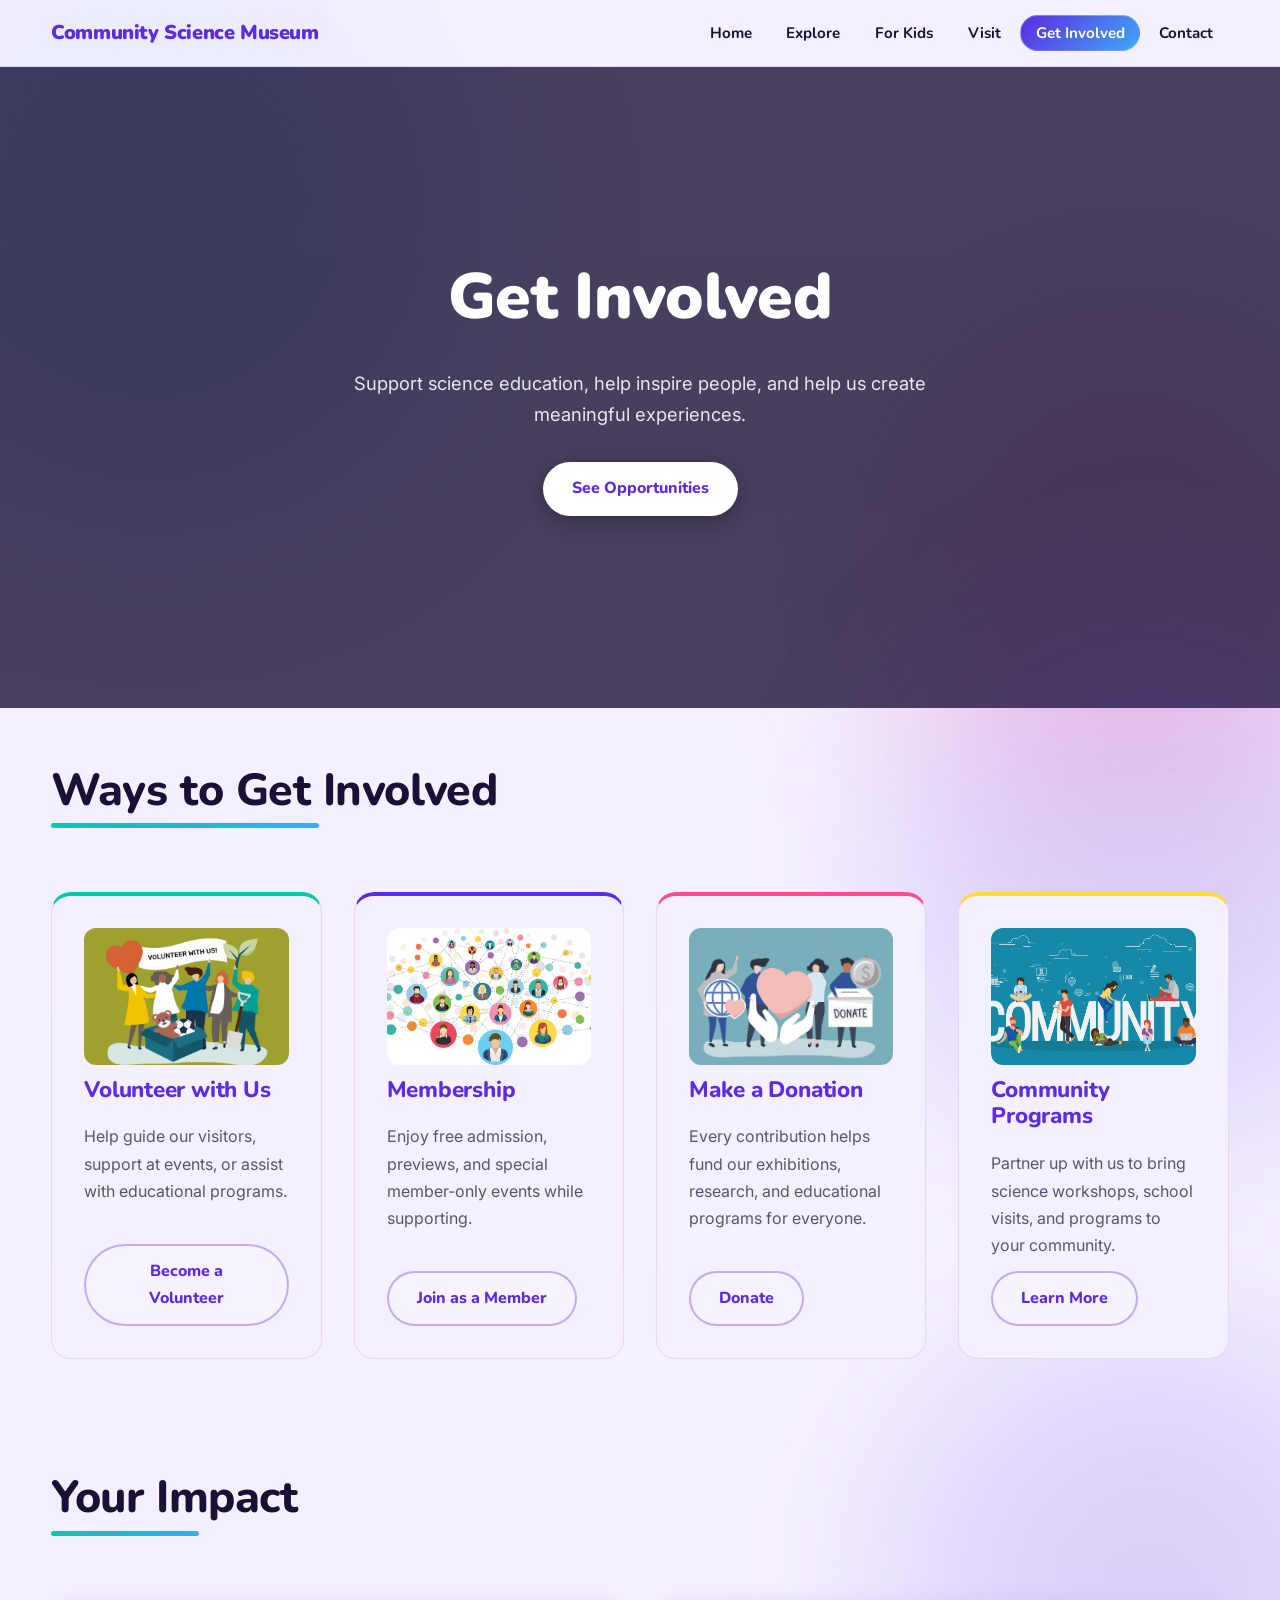
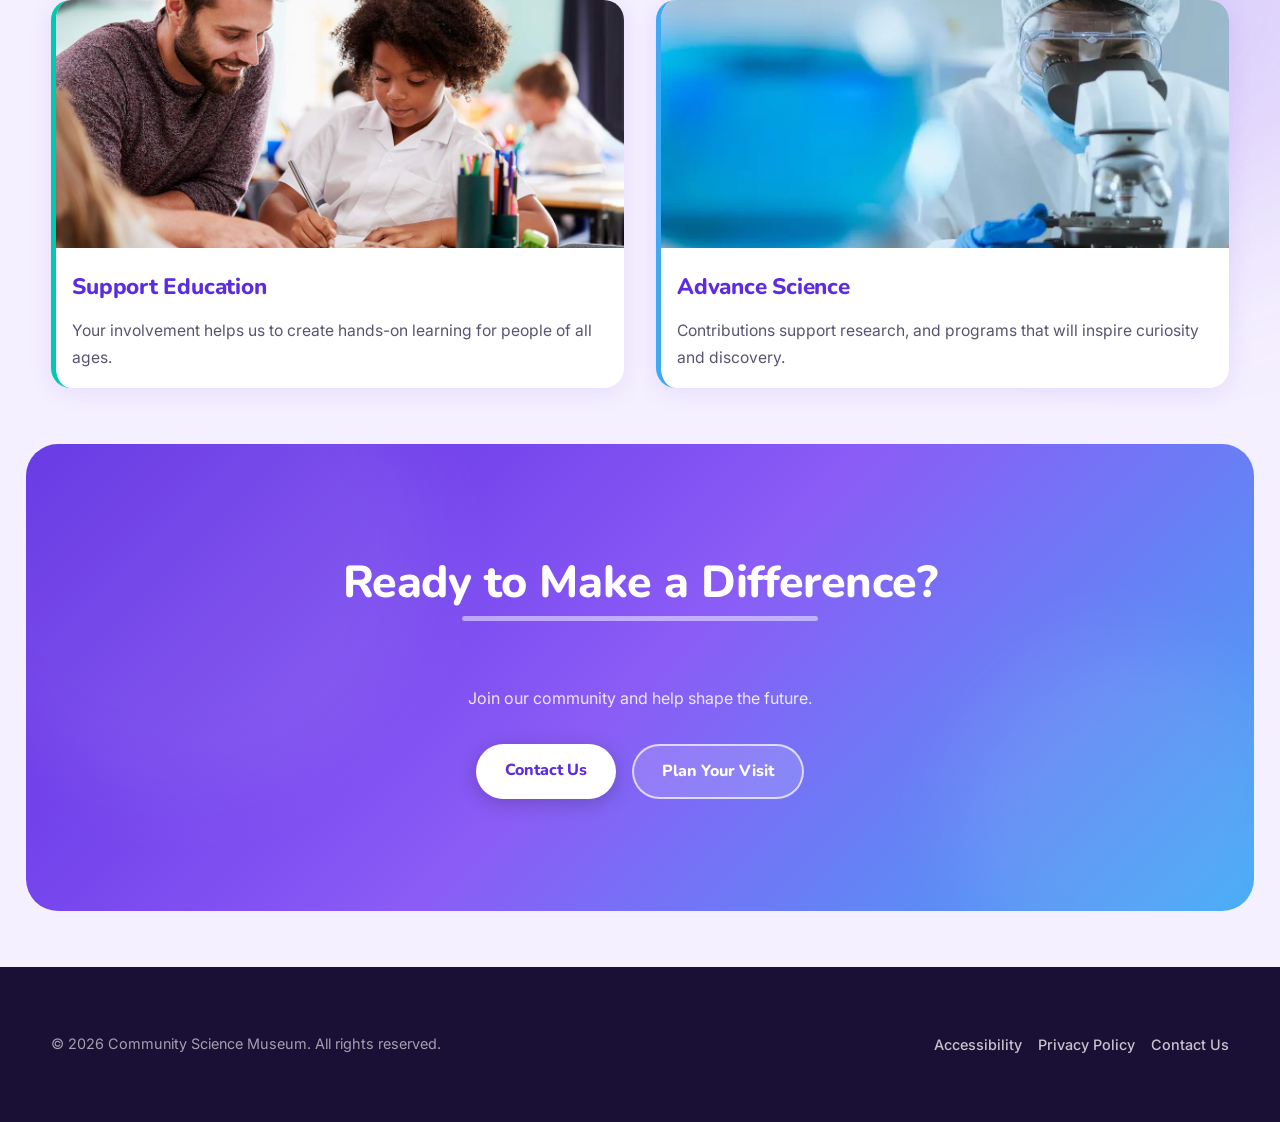
<file: get-involved-page.html>
<!DOCTYPE html>
<html lang="en">
<head>
    <meta charset="UTF-8">
    <meta name="viewport" content="width=device-width, initial-scale=1.0">
    <title>Get Involved | Community Science Museum</title>
    <meta name="description" content="Support our museum through volunteering, membership, and donations. Get involved and help to inspire others.">
    <link rel="stylesheet" href="stylesheet/stylesheet.css">
     <link rel="icon" type="image/png" href="images/favicon-32x32.png">
</head>

<body>

    <a href="#main" class="skip-link">Skip to main content</a>

    <header>
        <div class="container header">
            <a href="index.html" class="logo">Community Science Museum</a>
            <nav>
                <ul class="nav-list">
                    <li><a href="index.html">Home</a></li>
                    <li><a href="explore-exhibitions-page.html">Explore</a></li>
                    <li><a href="for-kids-page.html">For Kids</a></li>
                    <li><a href="visit-page.html">Visit</a></li>
                    <li><a href="get-involved-page.html" class="active">Get Involved</a></li>
                    <li><a href="contact-page.html">Contact</a></li>
                </ul>
            </nav>

            <a href="mobile-menu/mobile-menu-involved.html" class="hamburger" aria-label="Open menu">
                <span></span>
                <span></span>
                <span></span>
            </a>

        </div>
    </header>

    <main id="main">

    <section class="hero involved-hero">
        <video class="hero-video" autoplay muted loop playsinline>
            <source src="videos/science-kid.mp4" type="video/mp4">
            <track kind="descriptions" label="Background science video" srclang="en" default>
        </video>

        <div class="container hero-text">
            <h1>Get Involved</h1>
            <p>Support science education, help inspire people, and help us create meaningful experiences.</p>
            <a href="#opportunities" class="btn primary">See Opportunities</a>
        </div>
    </section>

    <section id="opportunities" class="involved-section">
        <div class="container">
            <h2>Ways to Get Involved</h2>

            <div class="feature-grid">

                <article class="feature-card">
                    <img src="images/Volunteer With Us Illustration_1.jpg" alt="cartoon figures promoting volunteering">
                    <h3>Volunteer with Us</h3>
                    <p>Help guide our visitors, support at events, or assist with educational programs.</p>
                    <a href="contact-page.html" class="btn btn-secondary">Become a Volunteer</a>
                </article>

                <article class="feature-card">
                    <img src="images/1520177015471.jpg" alt="cartoon figure of people being connected">
                    <h3>Membership</h3>
                    <p>Enjoy free admission, previews, and special member-only events while supporting.</p>
                    <a href="contact-page.html" class="btn btn-secondary">Join as a Member</a>
                </article>

                <article class="feature-card">
                    <img src="images/How-to-Find-Good-Charity-to-Donate-to-960x698.jpg" alt="cartoon figure of people promoting donation">
                    <h3>Make a Donation</h3>
                    <p>Every contribution helps fund our exhibitions, research, and educational programs for everyone.</p>
                    <a href="contact-page.html" class="btn btn-secondary">Donate</a>
                </article>

                <article class="feature-card">
                    <img src="images/community.jpg" alt="cartoon figure of people promoting community">
                    <h3>Community Programs</h3>
                    <p>Partner up with us to bring science workshops, school visits, and programs to your community.</p>
                    <a href="contact-page.html" class="btn btn-secondary">Learn More</a>
                </article>

            </div>
        </div>
    </section>

    <section class="involved-section">
        <div class="container">
            <h2>Your Impact</h2>

            <div class="info-grid">

                <article class="info-card">
                    <img src="images/1671595239-education-support.jpg" alt="Adult helping child with science project">
                    <h3>Support Education</h3>
                    <p>Your involvement helps us to create hands-on learning for people of all ages.</p>
                </article>

                <article class="info-card">
                    <img src="images/scienceadvance.jpg" alt="Woman doing a science project">
                    <h3>Advance Science</h3>
                    <p>Contributions support research, and programs that will inspire curiosity and discovery.</p>
                </article>

            </div>
        </div>
    </section>

    <section class="cta-banner">
        <div class="container">
            <h2>Ready to Make a Difference?</h2>
            <p>Join our community and help shape the future.</p>
            <div class="cta-buttons">
                <a href="contact-page.html" class="btn primary">Contact Us</a>
                <a href="visit-page.html" class="btn btn-secondary">Plan Your Visit</a>
            </div>
        </div>
    </section>

    </main>

    <footer>
        <div class="container-footer">
            <p>&copy; 2026 Community Science Museum. All rights reserved.</p>
            <nav>
                <ul class="footer-nav">
                    <li><a href="coming-soon.html">Accessibility</a></li>
                    <li><a href="coming-soon.html">Privacy Policy</a></li>
                    <li><a href="contact-page.html">Contact Us</a></li>
                </ul>
            </nav>
        </div>
    </footer>
</body>
</html>
</file>
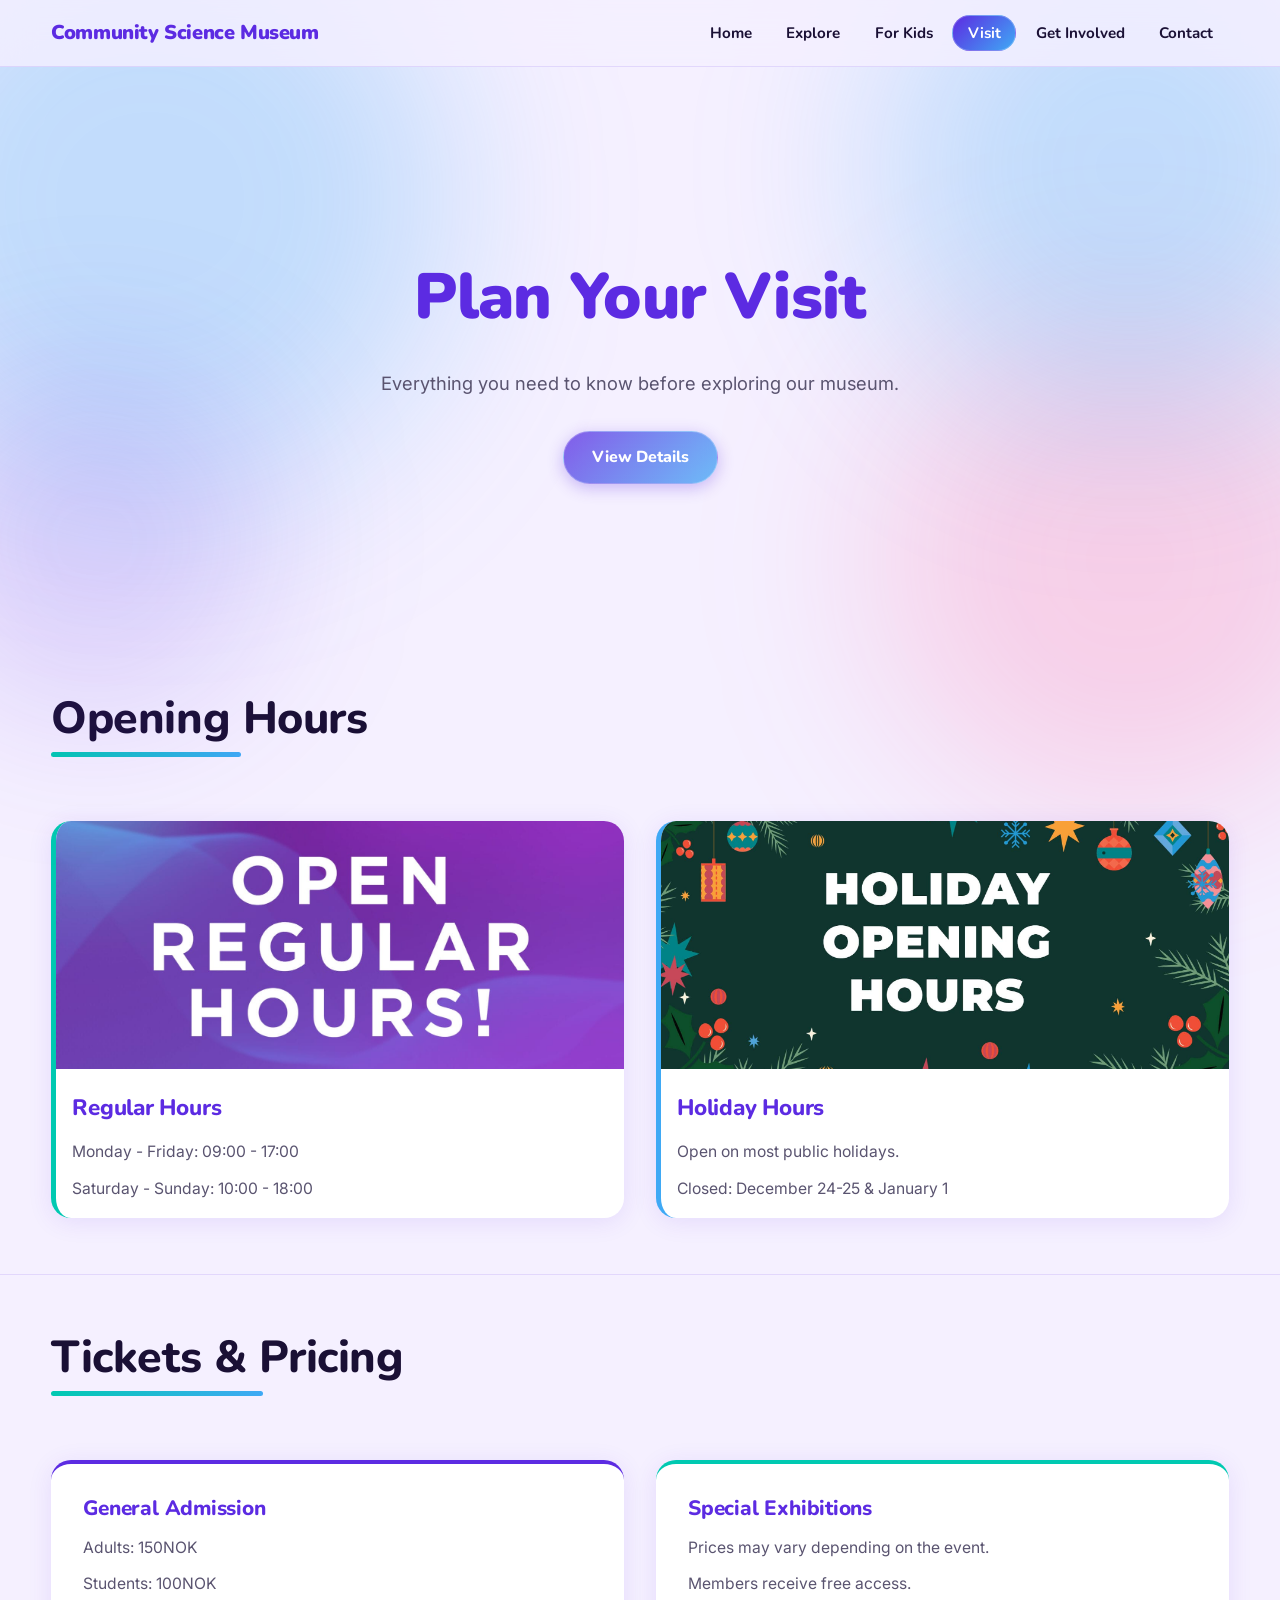
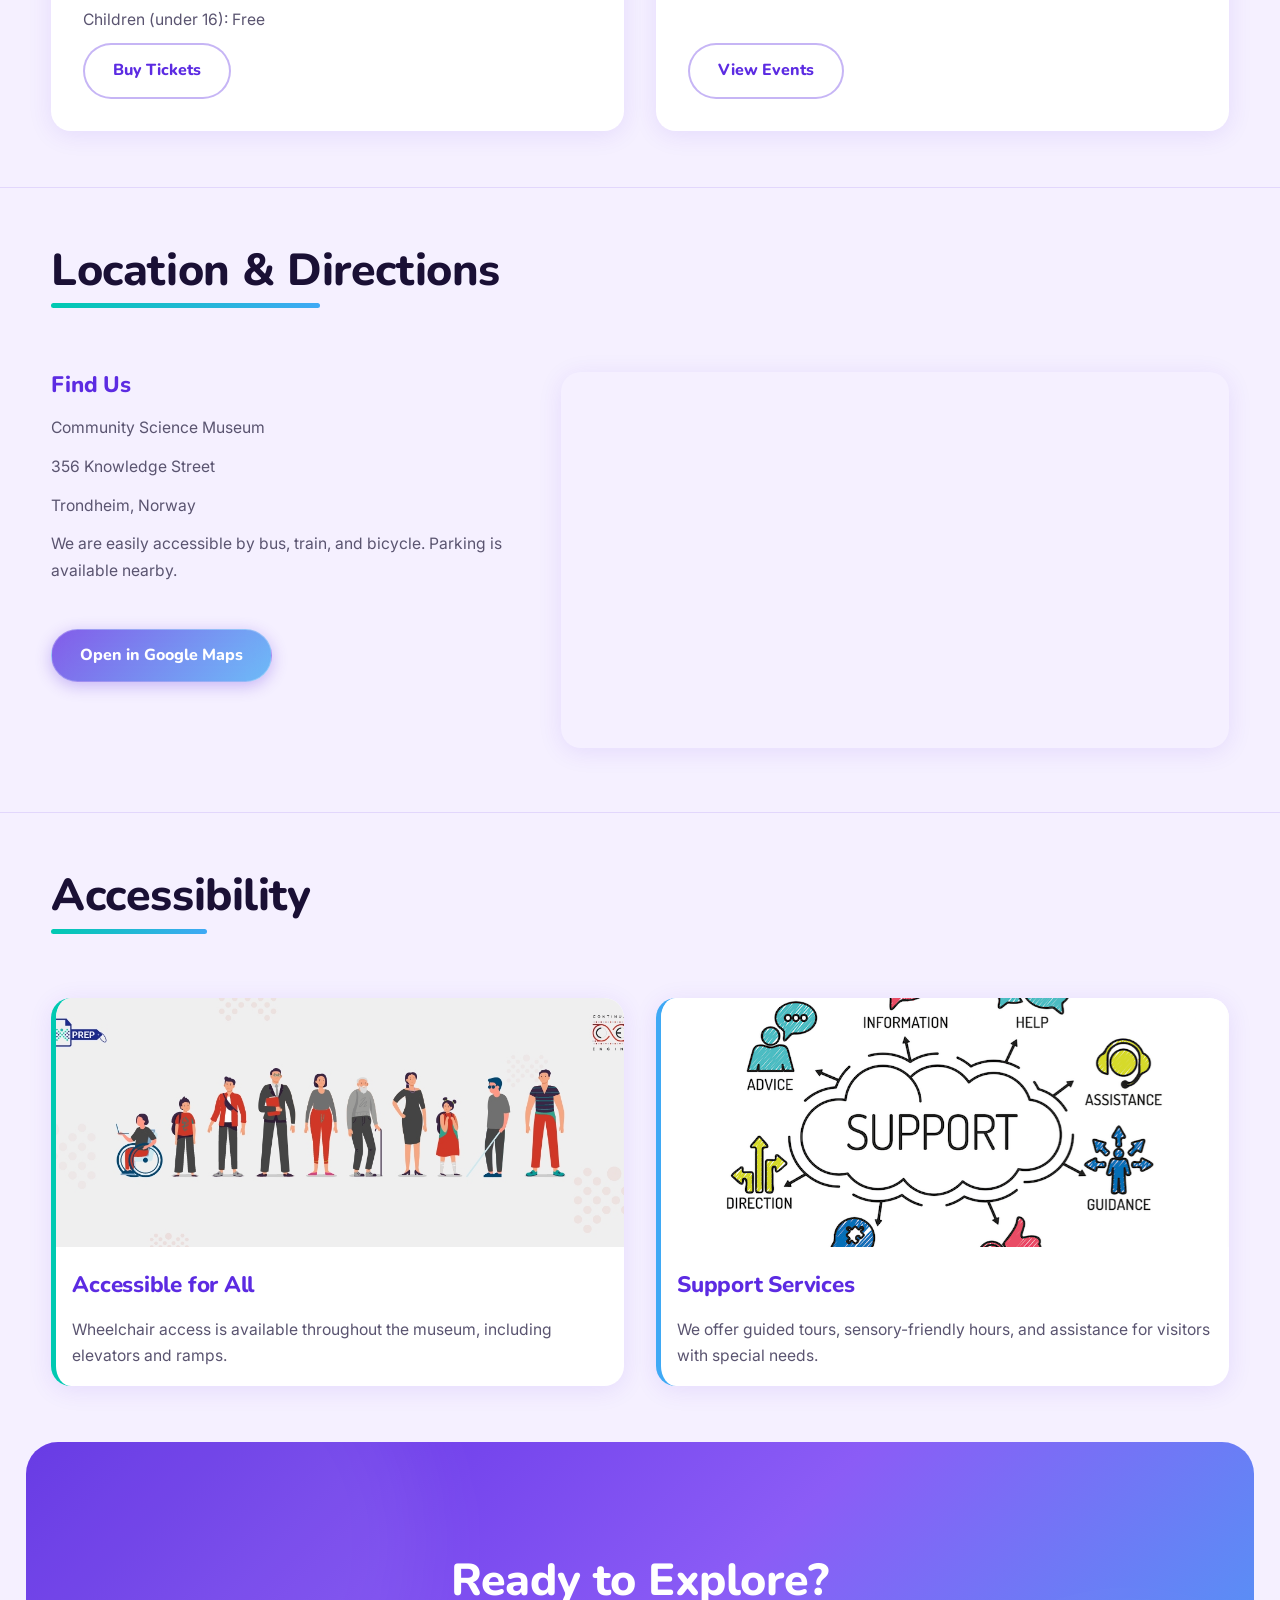
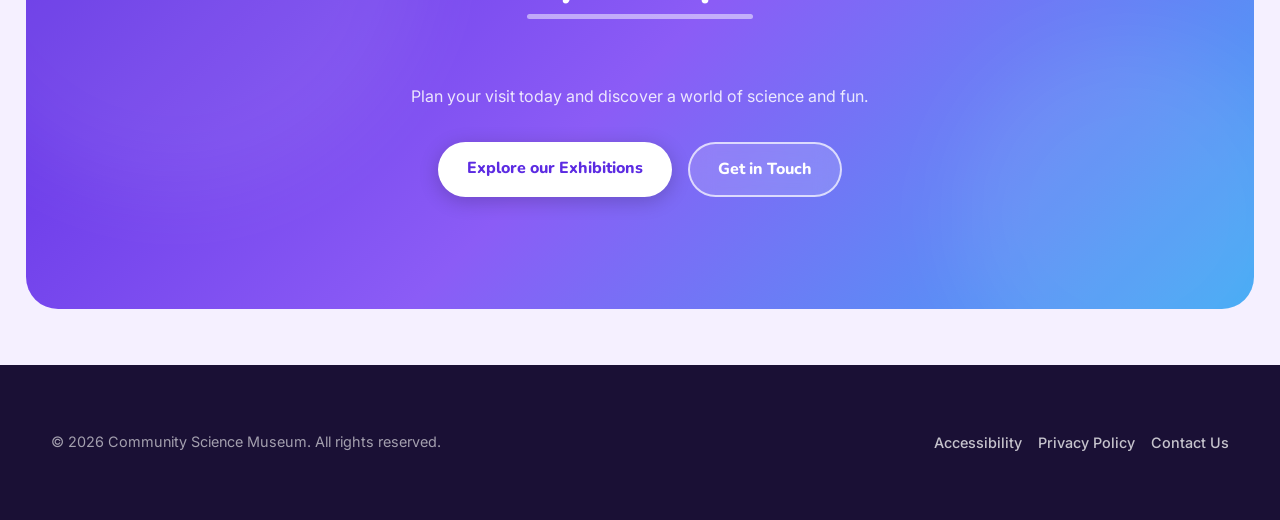
<file: visit-page.html>
<!DOCTYPE html>
<html lang="en">
<head>
    <meta charset="UTF-8">
    <meta name="viewport" content="width=device-width, initial-scale=1.0">
    <title>Visit Us | Community Science Museum</title>
    <meta name="description" content="Plan your visit to the Community Science Museum. Find our opening hours, ticket prices, location details, and other information.">
    <link rel="stylesheet" href="stylesheet/stylesheet.css">
     <link rel="icon" type="image/png" href="images/favicon-32x32.png">
</head>

<body>

     <a href="#main" class="skip-link">Skip to main content</a>

     <header>
        <div class="container header">
            <a href="index.html" class="logo">Community Science Museum</a>
            <nav>
                <ul class="nav-list">
                    <li><a href="index.html">Home</a></li>
                    <li><a href="explore-exhibitions-page.html">Explore</a></li>
                    <li><a href="for-kids-page.html">For Kids</a></li>
                    <li><a href="visit-page.html" class="active">Visit</a></li>
                    <li><a href="get-involved-page.html">Get Involved</a></li>
                    <li><a href="contact-page.html">Contact</a></li>
                </ul>
            </nav>

            <a href="mobile-menu/mobile-menu-visit.html" class="hamburger" aria-label="Open menu">
                <span></span>
                <span></span>
                <span></span>
            </a>

        </div>
    </header>

    <main id="main">

    <section class="hero visit-hero">
        <div class="container hero-text">
            <h1>Plan Your Visit</h1>
            <p>Everything you need to know before exploring our museum.</p>
            <a href="#hours" class="btn primary">View Details</a>
        </div>
    </section>

    <section id="hours" class="visit-section">
        <div class="container">
            <h2>Opening Hours</h2>

            <div class="info-grid">

                <article class="info-card">
                    <img src="images/Open-Reg-Hours.jpg" alt="Regular Hours title text">
                    <h3>Regular Hours</h3>
                    <p>Monday - Friday: 09:00 - 17:00</p>
                    <p>Saturday - Sunday: 10:00 - 18:00</p>
                </article>

                <article class="info-card">
                    <img src="images/Christmas-Hours-Web.jpg" alt="Holiday Hours title text">
                    <h3>Holiday Hours</h3>
                    <p>Open on most public holidays.</p>
                    <p>Closed: December 24-25 & January 1</p>
                </article>

            </div>
        </div>
    </section>

    <section class="visit-section">
        <div class="container">
            <h2>Tickets & Pricing</h2>

            <div class="pricing-grid">

                <article class="pricing-card">
                    <h3>General Admission</h3>
                    <p>Adults: 150NOK</p>
                    <p>Students: 100NOK</p>
                    <p>Children (under 16): Free</p>
                    <a href="coming-soon.html" class="btn btn-secondary">Buy Tickets</a>
                </article>

                <article class="pricing-card">
                    <h3>Special Exhibitions</h3>
                    <p>Prices may vary depending on the event.</p>
                    <p>Members receive free access.</p>
                    <a href="explore-exhibitions-page.html" class="btn btn-secondary">View Events</a>
                </article>

            </div>
        </div>
    </section>

    <section class="visit-section">
        <div class="container">
            <h2>Location & Directions</h2>

            <div class="location-grid">

                <article class="location-text">
                    <h3>Find Us</h3>
                    <p>Community Science Museum</p>
                    <p>356 Knowledge Street</p>
                    <p>Trondheim, Norway</p>

                    <p>We are easily accessible by bus, train, and bicycle. Parking is available nearby.</p>

                    <a href="coming-soon.html" class="btn primary">Open in Google Maps</a>
                </article>

                    <article class="location-map">
                        <video class="map-video" autoplay muted loop playsinline>
                            <source src="videos/car-city.mp4" type="video/mp4">
                            <track kind="descriptions" label="Colorful car & city animation" srclang="en" default>
                        </video>
                    </article>
            
            </div>
        </div>
    </section>

    <section class="visit-section">
        <div class="container">
            <h2>Accessibility</h2>

            <div class="info-grid">

                <article class="info-card">
                    <img src="images/Accessibility-is-for-everyone-1.jpg" alt="Cartoon characters showing different disabilities">
                    <h3>Accessible for All</h3>
                    <p>Wheelchair access is available throughout the museum, including elevators and ramps.</p>
                </article>

                 <article class="info-card">
                    <img src="images/support-1.png" alt="Drawing showing different support services">
                    <h3>Support Services</h3>
                    <p>We offer guided tours, sensory-friendly hours, and assistance for visitors with special needs.</p>
                </article>

            </div>
        </div>
    </section>

    <section class="cta-banner">
        <div class="container">
            <h2>Ready to Explore?</h2>
            <p>Plan your visit today and discover a world of science and fun.</p>
            <div class="cta-buttons">
                <a href="explore-exhibitions-page.html" class="btn primary">Explore our Exhibitions</a>
                <a href="contact-page.html" class="btn btn-secondary">Get in Touch</a>
            </div>
        </div>
    </section>

    </main>


    <footer>
        <div class="container-footer">
            <p>&copy; 2026 Community Science Museum. All rights reserved.</p>
            <nav>
                <ul class="footer-nav">
                    <li><a href="coming-soon.html">Accessibility</a></li>
                    <li><a href="coming-soon.html">Privacy Policy</a></li>
                    <li><a href="contact-page.html">Contact Us</a></li>
                </ul>
            </nav>
        </div>
    </footer>
</body>
</html>
</file>
<file: stylesheet/stylesheet.css>
@import url('https://fonts.googleapis.com/css2?family=Inter:wght@400;500;600&family=Nunito:wght@700;800;900&display=swap');

:root {
   --color-bg: #f5f0ff;
   --color-surface: #ffffff;
   --color-primary: #5c2be2;
   --color-primary-dk: #3e1db5;
   --color-accent-teal: #00c9b1;
   --color-accent-pink: #ff4d8d;
   --color-accent-yellow: #ffd93d;
   --color-accent-blue: #3fa9f5;
   --color-accent-orange: #ff7c43;
   --color-text: #1a1035;
   --color-text-muted: #5a5470;
   --color-border: rgba(92, 43, 226, 0.12);


   --blob-1: rgba(63, 169, 245, 0.28);
   --blob-2: rgba(0, 201, 177, 0.22);
   --blob-3: rgba(255, 77, 141, 0.20);
   --blob-4: rgba(255, 217, 61, 0.25);
   --blob-5: rgba(92, 43, 226, 0.16);

   --font-body: inter, sans-serif;
   --font-heading: nunito, sans-serif;

   --space-xs: 0.5rem;
   --space-sm: 1rem;
   --space-md: 2rem;
   --space-lg: 3.5rem;
   --space-xl: 6rem;

    --radius-sm: 12px;
    --radius-md: 20px;
    --radius-lg: 32px;  
    --radius-pill: 999px;

    --shadow-card: 0 4px 24px rgba(92, 43, 226, 0.10);
    --shadow-btn: 0 4px 16px rgba(92, 43, 226, 0.30);
}

*, *::before, *::after {
    box-sizing: border-box;
    margin: 0;
    padding: 0;
}

html {
    scroll-behavior: smooth;
    overflow-x: hidden;
}

body {
    font-family: var(--font-body);
    font-size: 1rem;
    line-height: 1.7;
    color: var(--color-text);
    background-color: var(--color-bg);
    overflow-x: hidden;
    position: relative;
}

body::before,
body::after {
    content:'';
    position: fixed;
    border-radius: 50%;
    filter: blur(90px);
    z-index: -1;
    pointer-events: none;
}

body::before {
    width: 600px;
    height: 600px;
    background: var(--blob-1);
    top: -100px;
    left: -150px;
}

body::after {
    width: 500px;
    height: 500px;
    background: var(--blob-3);
    bottom: 10%;
    right: -100px;
}

h1, h2, h3, h4 {
    font-family: var(--font-heading);
    line-height: 1.2;
    color: var(--color-text);
    letter-spacing: -0.01em;
}

h1 {
    font-size: clamp(2.4rem, 5vw, 4rem);
    font-weight: 900;
    color: var(--color-primary);
    text-wrap: balance;
}

h2 {
    font-size: clamp(1.8rem, 3.5vw, 2.8rem);
    font-weight: 800;
    margin-bottom: var(--space-md);
    position: relative;
    display: inline-block;
}

h2::after {
    content: '';
    display: block;
    height: 5px;
    border-radius: var(--radius-pill);
    background: linear-gradient(90deg, var(--color-accent-teal), var(--color-accent-blue));
    margin-top: 6px;
    width: 60%;
}

h3 {
    font-size: clamp(1.1rem, 2vw, 1.4rem);
    font-weight: 800;
    color: var(--color-primary);
    margin-bottom: var(--space-xs);
}

p {
    color: var(--color-text-muted);
    max-width: 65ch;
}

a {
    color: var(--color-primary);
    text-decoration: none;
    transition: color 0.2s;
}

a:hover,
a:focus-visible {
    color: var(--color-primary-dk);
    text-decoration: underline;
}

img {
    max-width: 100%;
    display: block;
    border-radius: var(--radius-md);    
}   

ul {
    list-style: none;
}

.container {
    width: min(1180px, 92%);
    margin-inline: auto;
}

.container-footer {
    width: min(1180px, 92%);
    margin-inline: auto;
    padding: var(--space-md) 0;
    display: flex;
    justify-content: space-between;
    align-items: center;
    gap: var(--space-sm);
}

.btn {
    display: inline-block;
    padding: 0.75rem 1.75rem;
    border-radius: var(--radius-pill);
    font-family: var(--font-heading);
    font-weight: 800;
    font-size: 1rem;
    cursor: pointer;
    transition: transform 0.18s, box-shadow 0.18s, background 0.2s;
    text-decoration: none;
    text-align: center;
}

.btn:hover,
.btn:focus-visible {
    transform: translateY(-3px);
    text-decoration: none;
}

.btn.primary,
.btn-primary {
    background: linear-gradient(135deg, rgba(92, 43, 226, 0.75), rgba(63, 169, 245, 0.75));
    color: #fff;
    box-shadow: var(--shadow-btn);
    backdrop-filter: blur(12px);
    -webkit-backdrop-filter: blur(12px);
    border: 1px solid rgba(255, 255, 255, 0.25);
}

.btn.primary:hover,
.btn-primary:hover {
    box-shadow: 0 8px 28px rgba(92, 43, 226, 0.40);
    color: #fff;
}

.btn-secondary {
    background-color: rgba(255, 255, 255, 0.15);
    color: var(--color-primary);
    border: 2px solid rgba(92, 43, 226, 0.35);
    backdrop-filter: blur(12px);
    -webkit-backdrop-filter: blur(12px);
}

.btn-secondary:hover,
.btn-secondary:focus-visible {
    background-color: rgba(92, 43, 226, 0.15);
    color: var(--color-primary);
    border-color: var(--color-primary);
}

header {
    position: sticky;
    top: 0;
    z-index: 100;
    background: rgba(245, 240, 255, 0.82);
    backdrop-filter: blur(16px);
    border-bottom: 1px solid var(--color-border);
}

.container.header {
    display: flex;
    justify-content: space-between;
    align-items: center;
    padding-block: 1rem;
}

.logo {
    font-family: var(--font-heading);
    font-weight: 900;
    font-size: 1.25rem;
    color: var(--color-primary);
    text-decoration: none;
    letter-spacing: -0.02em;
    flex-shrink: 0;
}

.logo:hover {
    color: var(--color-primary-dk);
    text-decoration: none;
}

.nav-list {
    display: flex;
    gap: 0.25rem;
    flex-wrap: wrap;
}

.nav-list a {
    font-family: var(--font-heading);
    font-weight: 700;
    font-size: 0.95rem;
    padding: 0.45rem 0.9rem;
    border-radius: var(--radius-pill);
    color: var(--color-text);
    text-decoration: none;
    transition: background 0.18s, color 0.18s;
    border: 1px solid transparent;
}

.nav-list a:hover,
.nav-list a:focus-visible {
    background: linear-gradient(135deg, var(--color-primary), var(--color-accent-blue)); 
    color: #fff;
    text-decoration: none;
    backdrop-filter: blur(12px);
    -webkit-backdrop-filter: blur(12px);
    border: 1px solid rgba(255, 255, 255, 0.25);
}

.nav-list a.active {
    background: linear-gradient(135deg, var(--color-primary), var(--color-accent-blue));
    color: #fff;
    backdrop-filter: blur(12px);
    -webkit-backdrop-filter: blur(12px);
    border: 1px solid rgba(255, 255, 255, 0.25);    
}

.hero {
    padding-block: var(--space-xl);
    padding-bottom: var(--space-lg);
    position: relative;
    overflow: hidden;
}

.hero-bg-color {
   display: none;
}


.container.hero {
    display: flex;
    align-items: center;
    gap: var(--space-lg);
    position: relative;
    z-index: 2;
}

.hero-text {
    flex: 1 1 480px;
    display: flex;
    flex-direction: column;
    gap: var(--space-md);
}

.hero-text p {
    font-size: 1.15rem;
    color: var(--color-text-muted);
    max-width: 50ch;
}

.hero-image {
    border-radius: var(--radius-lg);
    box-shadow: 0 20px 60px rgba(92, 43, 226, 0.18);
    aspect-ratio: 4 / 3;
    object-fit: cover;
    width: 100%;
}

section {
    padding-block: var(--space-lg);
    position: relative;
}

section > .container > h2 {
    text-align: left;
}

.features {
    background: var(--color-surface);
    border-radius: var(--radius-lg);
    margin-inline: auto;
    width: min(1240px, 96%);
    overflow: visible;
}

.features::before {
    content: '';
    position: absolute;
    width: 450px;
    height: 450px;
    border-radius: 50%;
    background: var(--blob-5);
    filter: blur(80px);
    top: -50px;
    left: -80px;
    z-index: 0;
}

.features .container {
    position: relative;
    z-index: 1;
}

.feature-grid {
    display: grid;
    gap: var(--space-md);
    grid-template-columns: repeat(auto-fit, minmax(230px, 1fr));
    margin-top: var(--space-md);
}

.feature-card {
    background: var(--color-bg);
    border-radius: var(--radius-md);
    padding: var(--space-md);
    display: flex;
    flex-direction: column;
    gap: 0.75rem;
    border: 1.5px solid var(--color-border);
    transition: transform 0.22s, box-shadow 0.22s;
}

.feature-card:hover {
    transform: translateY(-6px);
    box-shadow: var(--shadow-card);
}

.feature-card img {
    width: 100%;
    aspect-ratio: 3 / 2;
    object-fit: cover;
    border-radius: var(--radius-sm);
}

.feature-card:nth-child(1) {border-top: 4px solid var(--color-accent-teal);}
.feature-card:nth-child(2) {border-top: 4px solid var(--color-accent-pink);}
.feature-card:nth-child(3) {border-top: 4px solid var(--color-accent-yellow);}
.feature-card:nth-child(4) {border-top: 4px solid var(--color-accent-blue);}

.exhibitions {
    overflow: visible;
}

.exhibitions::before {
    content: '';
    position: absolute;
    width: 500px;
    height: 500px;
    border-radius: 50%;
    background: var(--blob-3);
    filter: blur(90px);
    top: 0;
    left: -180px;
    z-index: 0;
}

.exhibitions .container {
    position: relative;
    z-index: 1;
}

.exhibition-grid {
    display: grid;
    gap: var(--space-md);
    grid-template-columns: repeat(auto-fit, minmax(240px, 1fr));
}

.exhibition-card {
    background: var(--color-surface);
    border-radius: var(--radius-md);
    overflow: hidden;
    box-shadow: var(--shadow-card);
    display: flex;
    flex-direction: column;
    transition: transform 0.22s, box-shadow 0.22s;
}

.exhibition-card:hover {
    transform: translateY(-6px);
    box-shadow: 0 12px 36px rgba(92, 43, 226, 0.18);
}

.exhibition-card img {
    width: 100%;
    aspect-ratio: 3 / 2;
    object-fit: cover;
    border-radius: 0;
}

.exhibition-card h3,
.exhibition-card p,
.exhibition-card .btn-secondary {
    padding-inline: var(--space-sm);
}

.exhibition-card h3 {padding-top: var(--space-sm);}
.exhibition-card p {padding-bottom: var(--space-sm); font-size: 0.95rem;}

.exhibition-card .btn-secondary {
    margin-top: auto;
    margin: var(--space-sm);
    align-self: flex-start;
}

.events {
    background: var(--color-surface);
    border-radius: var(--radius-lg);
    margin-inline: auto;
    width: min(1240px, 96%);
    overflow: hidden;
}

.events::before {
    content: '';
    position: absolute;
    width: 450px;
    height: 450px;
    border-radius: 50%;
    background: var(--blob-4);
    filter: blur(80px);
    top: -100px;
    right: -100px;
    z-index: 0;
}

.events .container {
   display: grid;
   grid-template-columns: repeat(auto-fit, minmax(280px, 1 fr));
   gap: var(--space-md);
   margin-top: var(--space-md);
}

.event-card {
    background: var(--color-bg);
    border-radius: var(--radius-md);
    overflow: hidden;
    display: flex;
    flex-direction: column;
    gap: 0.75rem;
    border: 1.5px solid var(--color-border);
    transition: transform 0.22s, box-shadow 0.22s;
}

.event-card:hover {
    transform: translateY(-6px);
    box-shadow: var(--shadow-card);
}

.event-card img {
    width: 100%;
    aspect-ratio: 16 / 9;
    object-fit: cover;
    border-radius: 0;
}

.event-card h3,
.event-card p {
    padding: var(--space-sm);
}

.event-card h3 {color: var(--color-text)}
.event-card p {color: var(--color-text-muted); font-size: 0.95rem;}

.event-card:nth-child(1) {border-left: 5px solid var(--color-accent-orange);}
.event-card:nth-child(2) {border-left: 5px solid var(--color-accent-teal);}
.event-card:nth-child(3) {border-left: 5px solid var(--color-accent-pink);}

.cta-banner {
    background: linear-gradient(135deg, var(--color-primary) 0%, #8b5cf6 50%, var(--color-accent-blue) 100%);
    border-radius: var(--radius-lg);
    margin-inline: auto;
    width: min(1240px, 96%);
    text-align: center;
    overflow: hidden;
    position: relative;
}

.cta-banner::before {
    content: '';
    position: absolute;
    width: 500px;
    height: 500px;
    border-radius: 50%;
    background: rgba(255, 255, 255, 0.08);
    filter: blur(40px);
    top: -150px;
    left: -100px;
    z-index: 0;
}

.cta-banner::after {
    content: '';
    position: absolute;
    width: 350px;
    height: 350px;
    border-radius: 50%;
    background: rgba(255, 255, 255, 0.08);
    filter: blur(40px);
    bottom: -80px;
    right: -50px;
    z-index: 0;
}

.cta-banner .container {
    display: flex;
    flex-direction: column;
    align-items: center;
    gap: var(--space-md);
    padding-block: var(--space-lg);
    position: relative;
    z-index: 1;
}

.cta-banner p {
    color: rgba(255, 255, 255, 0.85);
    max-width: 48ch;
    text-align: center;
}

.cta-banner h2 {
    color: #fff;
    margin-bottom: var(--space-md);
}

.cta-banner h2::after {
    background: rgba(255, 255, 255, 0.5);
    margin-inline: auto;
}

.cta-buttons {
    display: flex;
    justify-content: center;
    gap: var(--space-sm);
    flex-wrap: wrap;
}

.cta-banner .btn.primary {
    background: #fff;
    color: var(--color-primary);
    box-shadow: 0 4px 20px rgba(0,0,0,0.20);
}

.cta-banner .btn.primary:hover {
    background: var(--color-accent-yellow);
    color: var(--color-text);
}

.cta-banner .btn-secondary {
    background: rgba(255, 255, 255, 0.15);
    color: #fff;
    border: 2px solid rgba(255, 255, 255, 0.70);
    backdrop-filter: blur(12px);
    -webkit-backdrop-filter: blur(12px);
}

.cta-banner .btn-secondary:hover {
    background: rgba(255, 255, 255, 0.28);
    color: #fff;
    border-color: #fff;
}

footer {
    background: var(--color-text);
    color: rgba(255, 255, 255, 0.75);
    padding-block: var(--space-md);
    margin-top: var(--space-lg);
}

footer p {
    color: rgba(255, 255, 255, 0.60);
    font-size: 0.9rem;
    max-width: none;
}

.footer-nav {
    display: flex;
    gap: var(--space-sm);
    flex-wrap: wrap;
}

.footer-nav a {
    color: rgba(255, 255, 255, 0.75);
    font-size: 0.9rem;
    font-weight: 500;
    text-emphasis: none;
    transition: color 0.18s;
}

.footer-nav a:hover {
    color: var(--color-accent-teal);
    text-decoration: none;
}

:focus-visible {
    outline: 3px solid var(--color-accent-teal);
    outline-offset: 3px;
    border-radius: 4px;
}

.skip-link {
    position: absolute;
    top: -100%;
    left: 1rem;
    background: var(--color-primary);
    color: #fff;
    padding: 0.5rem 1rem;
    border-radius: var(--radius-sm);
    font-weight: 700;
    z-index: 9999;
    text-decoration: none;
}

.skip-link:focus {
    top: 0.5rem;
}

.hero-text {
    display: flex;
    flex-direction: column;
    align-items: center;
    text-align: center;
    gap: var(--space-md);
    padding-block: var(--space-xl);
    position: relative;
    z-index: 1;
}

.hero-text p {
    font-size: 1.15rem;
    max-width: 52ch;
}

.kids-hero {
    padding-block: var(--space-xl);
    position: relative;
    overflow: visible;
    padding-bottom: var(--space-lg);
}

.kids-hero::before {
    content: '';
    position: absolute;
    width: 500px;
    height: 500px;
    border-radius: 50%;
    background: var(--blob-4);
    filter: blur(90px);
    top: -150px;
    right: -100px;
    z-index: 1;
}

.kids-hero::after {
    content: '';
    position: absolute;
    width: 400px;
    height: 400px;
    border-radius: 50%;
    background: var(--blob-3);
    filter: blur(80px);
    bottom: -100px;
    left: -80px;
    z-index: 1;
}

.kids-section {
    padding-block: var(--space-lg);
    position: relative;
    overflow: visible;
}

.kids-section::before {
    content: '';
    position: absolute;
    width: 450px;
    height: 450px;
    border-radius: 50%;
    background: var(--blob-2);
    filter: blur(90px);
    top: -80px;
    left: -120px;
    z-index: 0;
}

.kids-section .container {
    position: relative;
    z-index: 1;
}   

.kids-section .feature-card .btn-secondary {
    margin-top: auto;
    align-self: flex-start;
}

.kids-section .feature-card:nth-child(1) {border-top: 4px solid var(--color-accent-yellow);}
.kids-section .feature-card:nth-child(2) {border-top: 4px solid var(--color-accent-pink);}
.kids-section .feature-card:nth-child(3) {border-top: 4px solid var(--color-accent-teal);}

.kids-events {
    padding-block: var(--space-lg);
    position: relative;
    overflow: visible;
}

.kids-events::after {
    content: '';
    position: absolute;
    width: 450px;
    height: 450px;
    border-radius: 50%;
    background: var(--blob-5);
    filter: blur(90px);
    bottom: -100px;
    right: -100px;
    z-index: 0;
}

.kids-events .container {
    position: relative;
    z-index: 1;
}

.kids-events .event-grid {
    grid-template-columns: repeat(2, 1fr);
}

.kids-events .event-card .btn {
    margin-inline: var(--space-sm);
    margin-bottom: var(--space-sm);
    align-self: flex-start;
}

.visit-hero {
    padding-block: var(--space-xl);
    position: relative;
    overflow: visible;
    padding-bottom: var(--space-lg);
}

.visit-hero::before {
    content: '';
    position: absolute;
    width: 500px;
    height: 500px;
    border-radius: 50%;
    background: var(--blob-1);
    filter: blur(90px);
    top: -150px;
    right: -100px;
    z-index: 1;
}

.visit-hero::after {
    content: '';
    position: absolute;
    width: 350px;
    height: 350px;
    border-radius: 50%;
    background: var(--blob-5);
    filter: blur(80px);
    bottom: -80px;
    left: -80px;
    z-index: 1;
}

.visit-hero .container {
    position: relative;
    z-index: 1;
}

.visit-section {
    padding-block: var(--space-lg);
    position: relative;
}

.visit-section + .visit-section {
    border-top: 1px solid var(--color-border);
}

.visit-section .container > h2 {
    text-align: left;
}

.info-grid {
    display: grid;
    grid-template-columns: repeat(2, 1fr);
    gap: var(--space-md);
    margin-top: var(--space-md);
}

.info-card {
    background: var(--color-surface);
    border-radius: var(--radius-md);
    overflow: hidden;
    box-shadow: var(--shadow-card);
    display: flex;
    flex-direction: column;
    gap: 0.6rem;
    transition: transform 0.22s, box-shadow 0.22s;
}

.info-card:hover {
    transform: translateY(-5px);
    box-shadow: 0 10px 32px rgba(92, 43, 226, 0.14);
}

.info-card img {
    width: 100%;
    aspect-ratio: 16/7;
    object-fit: cover;
    border-radius: 0;
}

.info-card h3,
.info-card p {
    padding-inline: var(--space-sm);
}

.info-card h3 {
    padding-top: var(--space-sm);
}

.info-card p {
    font-size: 0.98rem;
    padding-bottom: 0;
}

.info-card p:last-child {
    padding-bottom: var(--space-sm);
}

.info-card:nth-child(1) { border-left: 5px solid var(--color-accent-teal);}
.info-card:nth-child(2) { border-left: 5px solid var(--color-accent-blue);}

.pricing-grid {
    display: grid;
    grid-template-columns: repeat(2, 1fr);
    gap: var(--space-md);
    margin-top: var(--space-md);
}

.pricing-card {
    background: var(--color-surface);
    border-radius: var(--radius-md);
    padding: var(--space-md);
    box-shadow: var(--shadow-card);
    display: flex;
    flex-direction: column;
    gap: 0.6rem;
    border-top: 4px solid transparent;
    transition: transform 0.22s, box-shadow 0.22s;
}

.pricing-card:hover {
    transform: translateY(-5px);
    box-shadow: 0 10px 32px rgba(92, 43, 226, 0.14);
}

.pricing-card:nth-child(1) { border-top-color: var(--color-primary);}
.pricing-card:nth-child(2) { border-top-color: var(--color-accent-teal);}

.pricing-card h3 {
    font-size: 1.3rem;
    margin-bottom: 0.25rem;
}

.pricing-card p {
    font-size: 0.98rem;
}

.pricing-card .btn-secondary {
    margin-top: auto;
    align-self: flex-start;
}

.location-grid {
    display: grid;
    grid-template-columns: 1fr 1.4fr;
    gap: var(--space-md);
    align-items: start;
    margin-top: var(--space-md);
}

.location-text {
    display: flex;
    flex-direction: column;
    gap: 0.75rem;
}

.location-text h3 {
    margin-bottom: 0.25rem;
}

.location-text p {
    font-size: 0.98rem;
}

.location-text .btn {
    margin-top: var(--space-md);
    align-self: flex-start;
}

.map-video {
    width: 100%;
    aspect-ratio: 16/9;
    object-fit: cover;
    border-radius: var(--radius-md);
    box-shadow: var(--shadow-card);
}

.involved-hero {
    position: relative;
    overflow: visible;
    padding-block: var(--space-xl);
    display: flex;
    align-items: center;
    min-height: 520px;
    isolation: isolate;
}

.hero-video {
    position: absolute;
    inset: 0;
    width: 100%;
    height: 100%;
    object-fit: cover;
    z-index: 0;
}

.involved-hero::before {
    content:'';
    position: absolute;
    top: 0;
    left: 0;
    right: 0;
    bottom: 0;
    width: 100%;
    height: 100%;
    background: rgba(15, 5, 40, 0.75);
    border-radius: 0;
    filter: none;
    z-index: 1;
}

.involved-hero .container .hero-text {
    position: relative;
    z-index: 2;
}

.involved-hero h1 {
    color: #ffffff;
}

.involved-hero p {
    color: rgba(255, 255, 255, 0.88);
}

.involved-hero .btn.primary {
    background: #ffffff;
    color: var(--color-primary);
    box-shadow: 0 4px 20px rgba(0, 0, 0, 0.30);
}

.involved-hero .btn.primary:hover {
    background: var(--color-accent-yellow);
    color: var(--color-text);
}

.involved-section,
.involved-section {
    padding-block: var(--space-lg);
    position: relative;
    overflow: visible;
}

.involved-section + .involved-section {
    border-top: 1 px solid var(--color-border);
}

.involved-section::before {
    content:'';
    position: absolute;
    width: 500px;
    height: 500px;
    border-radius: 50%;
    background: var(--blob-5);
    filter: blur(90px);
    top: -80px;
    right: -120px;
    z-index: 0;
}

.involved-section .container,
.involved-section .container {
    position: relative;
    z-index: 1;
}

.involved-section .feature-grid {
    grid-template-columns: repeat(4, 1fr);
}

.involved-section .feature-card:nth-child(1) {border-top-color: var(--color-accent-teal);}
.involved-section .feature-card:nth-child(2) {border-top-color: var(--color-primary);}
.involved-section .feature-card:nth-child(3) {border-top-color: var(--color-accent-pink);}
.involved-section .feature-card:nth-child(4) {border-top-color: var(--color-accent-yellow);}

.involved-section .feature-card .btn-secondary {
    margin-top: auto;
    align-self: flex-start;
}

.contact-section {
    padding-block: var(--space-xl);
    position: relative;
    overflow: visible;
}

.contact-section::before {
    content:'';
    position: absolute;
    width: 500px;
    height: 500px;
    border-radius: 50%;
    background: var(--blob-4);
    filter: blur(90px);
    top: -100px;
    right: -120px;
    z-index: 0;
}

.contact-section::after {
    content:'';
    position: absolute;
    width: 400px;
    height: 400px;
    border-radius: 50%;
    background: var(--blob-2);
    filter: blur(90px);
    bottom: -80px;
    left: -100px;
    z-index: 0;
}

.contact-section .container {
    position: relative;
    z-index: 1;
    max-width: 640px;
    text-align: center;
}

.contact-section h1 {
    margin-bottom: var(--space-xs);
}

.contact-section > .container > p {
    margin-bottom: var(--space-md);
    font-size: 1.05rem;
    margin-inline: auto;
}

.contact-form {
    background: var(--color-surface);
    border-radius: var(--radius-lg);
    padding: var(--space-md);
    box-shadow: var(--shadow-card);
    display: flex;
    flex-direction: column;
    gap: 0.5rem;
    text-align: left;
}

.contact-form label {
    font-family: var(--font-heading);
    font-weight: 700;
    font-size: 0.95rem;
    color: var(--color-text);
    margin-top: var(--space-xs);
}

.contact-form label:first-of-type {
    margin-top: 0;
}

.contact-form input,
.contact-form textarea {
    width: 100%;
    padding: 0.8rem 1rem;
    border: 2px solid var(--color-border);
    border-radius: var(--radius-sm);
    font-family: var(--font-body);
    font-size: 1rem;
    color: var(--color-text);
    background: var(--color-bg);
    transition: border-color 0.2s, box-shadow 0.2s;
    outline: none;
    resize: vertical;
}

.contact-form input:focus,
.contact-form textarea:focus {
    border-color: var(--color-primary);
    box-shadow: 0 0 0 3px rgba(92, 43, 226, 0.12);
}

.contact-form input::placeholder,
.contact-form textarea::placeholder {
    color: var(--color-text-muted);
    opacity: 0.6;
}

.contact-form .btn.primary {
    margin-top: var(--space-sm);
    align-self: center;
}

.success-message {
    display: none;
    background: linear-gradient(135deg, var(--color-accent-teal), var(--color-accent-blue));
    color: #fff;
    text-align: center;
    padding: var(--space-sm) var(--space-md);
    border-radius: var(--radius-md);
    margin: var(--space-sm) auto;
    width: min(640px, 92%);
    box-shadow: var(--shadow-card);
    animation: slideDown 0.4s ease;
}

.success-message p {
    color: #fff;
    font-weight: 600;
    font-size: 1rem;
    max-width: none;
}

.success-message:target {
    display: block;
}

@keyframes slideDown {
    from {
        opacity: 0;
        transform: translateY(-12px);
    }
    to {
        opacity: 1;
        transform: translateY(0);
    }
}

.hamburger {
    display: none;
}

.menu-close {
    font-size: 1.4rem;
    color: var(--color-primary);
    text-decoration: none;
    line-height: 1;
    padding: 4px 8px;
    border-radius: var(--radius-sm);
    transition: background 0.18s;
}

.menu-close:hover {
    background: rgba(92, 43, 226, 0.08);
}

.events .event-card img,
.kids-events .event-card img {
    aspect-ratio: 16/6;
}

.events .event-card h3,
.events .event-card p,
.kids-events .event-card h3,
.kids-events .event-card p {
    padding: 0.4rem var(--space-sm);
}

.events .event-card,
.kids-events .event-card {
    gap: 0.4rem;
}

.events {
    margin-bottom: var(--space-lg);
}

.events .event-card p {
    padding-bottom: var(--space-md);
}

.exhibitions-page .exhibition-grid {
    grid-template-columns: repeat(3, 1fr);
    justify-content: center;
}

.exhibitions .exhibition-grid {
    align-items: stretch;
}

.exhibition-card {
    height: 100%;
}

.exhibition-card .btn-secondary {
    margin-top: auto;
}

.coming-soon-section {
    min-height: 80vh;
    display: flex;
    align-items: center;
    justify-content: center;
    padding-block: var(--space-xl);
    position: relative;
    overflow: hidden;
    text-align: center;
}

.coming-soon-section::before {
    content:'';
    position: absolute;
    width: 500px;
    height: 500px;
    border-radius: 50%;
    background: var(--blob-4);
    filter: blur(90px);
    top: -100px;
    right: -100px;
    z-index: 0;
}

.coming-soon-content {
    position: relative;
    z-index: 1;
    display: flex;
    flex-direction: column;
    align-items: center;
    gap: var(--space-md);
    max-width: 600px;
    margin-inline: auto;
}

.coming-soon-content h1 {
    font-size: clamp(2.4rem, 5vw, 3.8rem);
}

.coming-soon-content p {
    font-size: 1.1rem;
    max-width: 48ch;
    text-align: center;
    margin-inline: auto;
}

.coming-soon-buttons {
    display: flex;
    gap: var(--space-sm);
    flex-wrap: wrap;
    justify-content: center;
    margin-top: var(--space-xs);
}

.coming-soon-divider {
    width: 60px;
    height: 4px;
    border-radius: var(--radius-pill);
    background: linear-gradient(90deg, var(--color-accent-teal), var(--color-accent-blue));
    margin-inline: auto;
}

@media (max-width: 768px) {

    h1 {font-size: clamp(2rem, 6vw, 3rem);}
    h2 {font-size: clamp(1.5rem, 4vw, 2.2rem);}

    .container.hero {
        flex-direction: column;
        text-align: center;
    }

    .hero-text {
        align-items: center;
        flex: 1 1 100%;
    }

    .hero-image {
        width: 100%;
        max-width: 520px;
        margin-inline: auto;
    }

    section > .container h2,
    .visit-section .container > h2 {
        text-align: center;
    }

    h2::after {
        margin-inline: auto;
        width: 50%;
    }

    .feature-grid {
        grid-template-columns: repeat(2, 1fr);
    }

    .exhibition-grid,
    .exhibitions-page .exhibition-grid {
        grid-template-columns: repeat(2, 1fr);
    }

    .exhibitions .exhibition-grid {
        grid-template-columns: repeat(2, 1fr);
    }

    .event-grid,
    .kids-events .event-grid {
        grid-template-columns: repeat(2, 1fr);
    }

    .info-grid {
        grid-template-columns: repeat(2, 1fr);
    }

    .pricing-grid {
        grid-template-columns: repeat(2, 1fr);
    }

    .location-grid {
        grid-template-columns: 1fr;
    }

    .location-text {
        align-items: center;
        text-align: center;
    }

    .location-text .btn {
        align-self: center;
    }

    .involved-section .feature-grid {
        grid-template-columns: repeat(2, 1fr);
    }

    .cta-buttons {
        flex-direction: column;
        align-items: center;
    }

}

@media (max-width: 620px) {

    :root {
        --space-xl: 3rem;
        --space-lg: 2rem;
        --space-md: 1.5rem;
    }

    .hamburger {
        display: flex;
        flex-direction: column;
        gap: 4px;
        padding: 4px;
        border-radius: var(--radius-sm);
        text-decoration: none;
        transition: background 0.18s;
    }

    .hamburger:hover {
        background: rgba(92, 43, 226, 0.08);
    }

    .hamburger span {
        display: block;
        width: 22px;
        height: 2px;
        background: var(--color-primary);
        border-radius: 2px;
    }

    .nav-list {
        display: none;
    }

    .mobile-nav-menu {
        display: flex;
        flex-direction: column;
        padding: var(--space-md);
        gap: 0;
        min-height: 100vh;
        background: var(--color-bg);
    }

    .mobile-nav-menu a {
        font-family: var(--font-heading);
        font-weight: 700;
        font-size: 1.2rem;
        color: var(--color-text);
        padding: 1rem 0;
        border-bottom: 1px solid var(--color-border);
        text-decoration: none;
        display: flex;
        justify-content: space-between;
        align-items: center;
        transition: color 0.18s;
    }

    .mobile-nav-menu a::after {
        content: '→';
        font-size: 1.4rem;
        color: var(--color-primary);
        opacity: 0.5;
    }

    .mobile-nav-menu a:hover {
        color: var(--color-primary);
        text-decoration: none;
    }

    .mobile-nav-menu a:last-child {
        border-bottom: none;
    }

    .feature-grid,
    .exhibition-grid,
    .exhibitions-page .exhibition-grid,
    .exhibitions .exhibition-grid,
    .event-grid,
    .kids-events .event-grid,
    .info-grid,
    .pricing-grid {
        grid-template-columns: 1fr;
    }

    .involved-section .feature-grid {
        grid-template-columns: 1fr;
    }

    .container.hero {
        flex-direction: column;
        text-align: center;
    }

    .features,
    .events,
    .cta-banner {
        border-radius: var(--radius-md);
        width: 96%;
    }

    .cta-buttons {
        flex-direction: column;
        align-items: stretch;
        width: 100%;
    }

    .cta-buttons .btn {
        width: 100%;
        text-align: center;
    }

    .contact-form {
        padding: var(--space-sm);
        border-radius: var(--radius-md);
    }

    .container.header {
        padding-block: 0.75rem;
    }

    .container-footer {
        flex-direction: column;
        align-items: flex-start;
        gap: var(--space-sm);
        padding-block: var(--space-md);
    }

    .footer-nav {
        flex-direction: column;
        gap: 0.5rem;
    }

    .footer-nav a {
        font-size: 1rem;
        padding: 0.25rem 0;
    }

    .coming-soon-content h1 {
        font-size: 2rem;
    }

    .coming-soon-content p {
        font-size: 0.95rem;
        max-width: 35ch;
        padding-inline: var(--space-sm);
        margin-inline: auto;
    }

    .coming-soon-buttons {
        flex-direction: column;
        align-items: center;
        width: auto;
    }

    .coming-soon-buttons .btn {
        width: auto;
        padding: 0.65rem 2rem;
    }

    .visit-hero::before,
    .visit-hero::after {
        z-index: 0;
    }

    .visit-hero .container {
        z-index: 1;
    }

    .kids-hero::before,
    .kids-hero::after {
        z-index: 0;
    }

    .kids-hero .container {
        z-index: 1;
    }

}


@media (max-width: 375px) {

 :root {
        --space-xl: 3rem;
        --space-lg: 2rem;
        --space-md: 1.5rem;
    }

    .hamburger {
        display: flex;
        flex-direction: column;
        gap: 4px;
        padding: 4px;
        border-radius: var(--radius-sm);
        text-decoration: none;
        transition: background 0.18s;
    }

    .hamburger:hover {
        background: rgba(92, 43, 226, 0.08);
    }

    .hamburger span {
        display: block;
        width: 22px;
        height: 2px;
        background: var(--color-primary);
        border-radius: 2px;
    }

    .nav-list {
        display: none;
    }

    .mobile-nav-menu {
        display: flex;
        flex-direction: column;
        padding: var(--space-md);
        gap: 0;
        min-height: 100vh;
        background: var(--color-bg);
    }

    .mobile-nav-menu a {
        font-family: var(--font-heading);
        font-weight: 700;
        font-size: 1.2rem;
        color: var(--color-text);
        padding: 1rem 0;
        border-bottom: 1px solid var(--color-border);
        text-decoration: none;
        display: flex;
        justify-content: space-between;
        align-items: center;
        transition: color 0.18s;
    }

    .mobile-nav-menu a::after {
        content: '→';
        font-size: 1.4rem;
        color: var(--color-primary);
        opacity: 0.5;
    }

    .mobile-nav-menu a:hover {
        color: var(--color-primary);
        text-decoration: none;
    }

    .mobile-nav-menu a:last-child {
        border-bottom: none;
    }

    .feature-grid,
    .exhibition-grid,
    .exhibitions-page .exhibition-grid,
    .exhibitions .exhibition-grid,
    .event-grid,
    .kids-events .event-grid,
    .info-grid,
    .pricing-grid {
        grid-template-columns: 1fr;
    }

    .involved-section .feature-grid {
        grid-template-columns: 1fr;
    }

    .container.hero {
        flex-direction: column;
        text-align: center;
    }

    .features,
    .events,
    .cta-banner {
        border-radius: var(--radius-md);
        width: 96%;
    }

    .cta-buttons {
        flex-direction: column;
        align-items: stretch;
        width: 100%;
    }

    .cta-buttons .btn {
        width: 100%;
        text-align: center;
    }

    .contact-form {
        padding: var(--space-sm);
        border-radius: var(--radius-md);
    }

    .container.header {
        padding-block: 0.75rem;
    }

    .coming-soon-content p {
        font-size: 0.9rem;
        max-width: 35ch;
        padding-inline: var(--space-sm);
        margin-inline: auto;
    }

}
</file>
